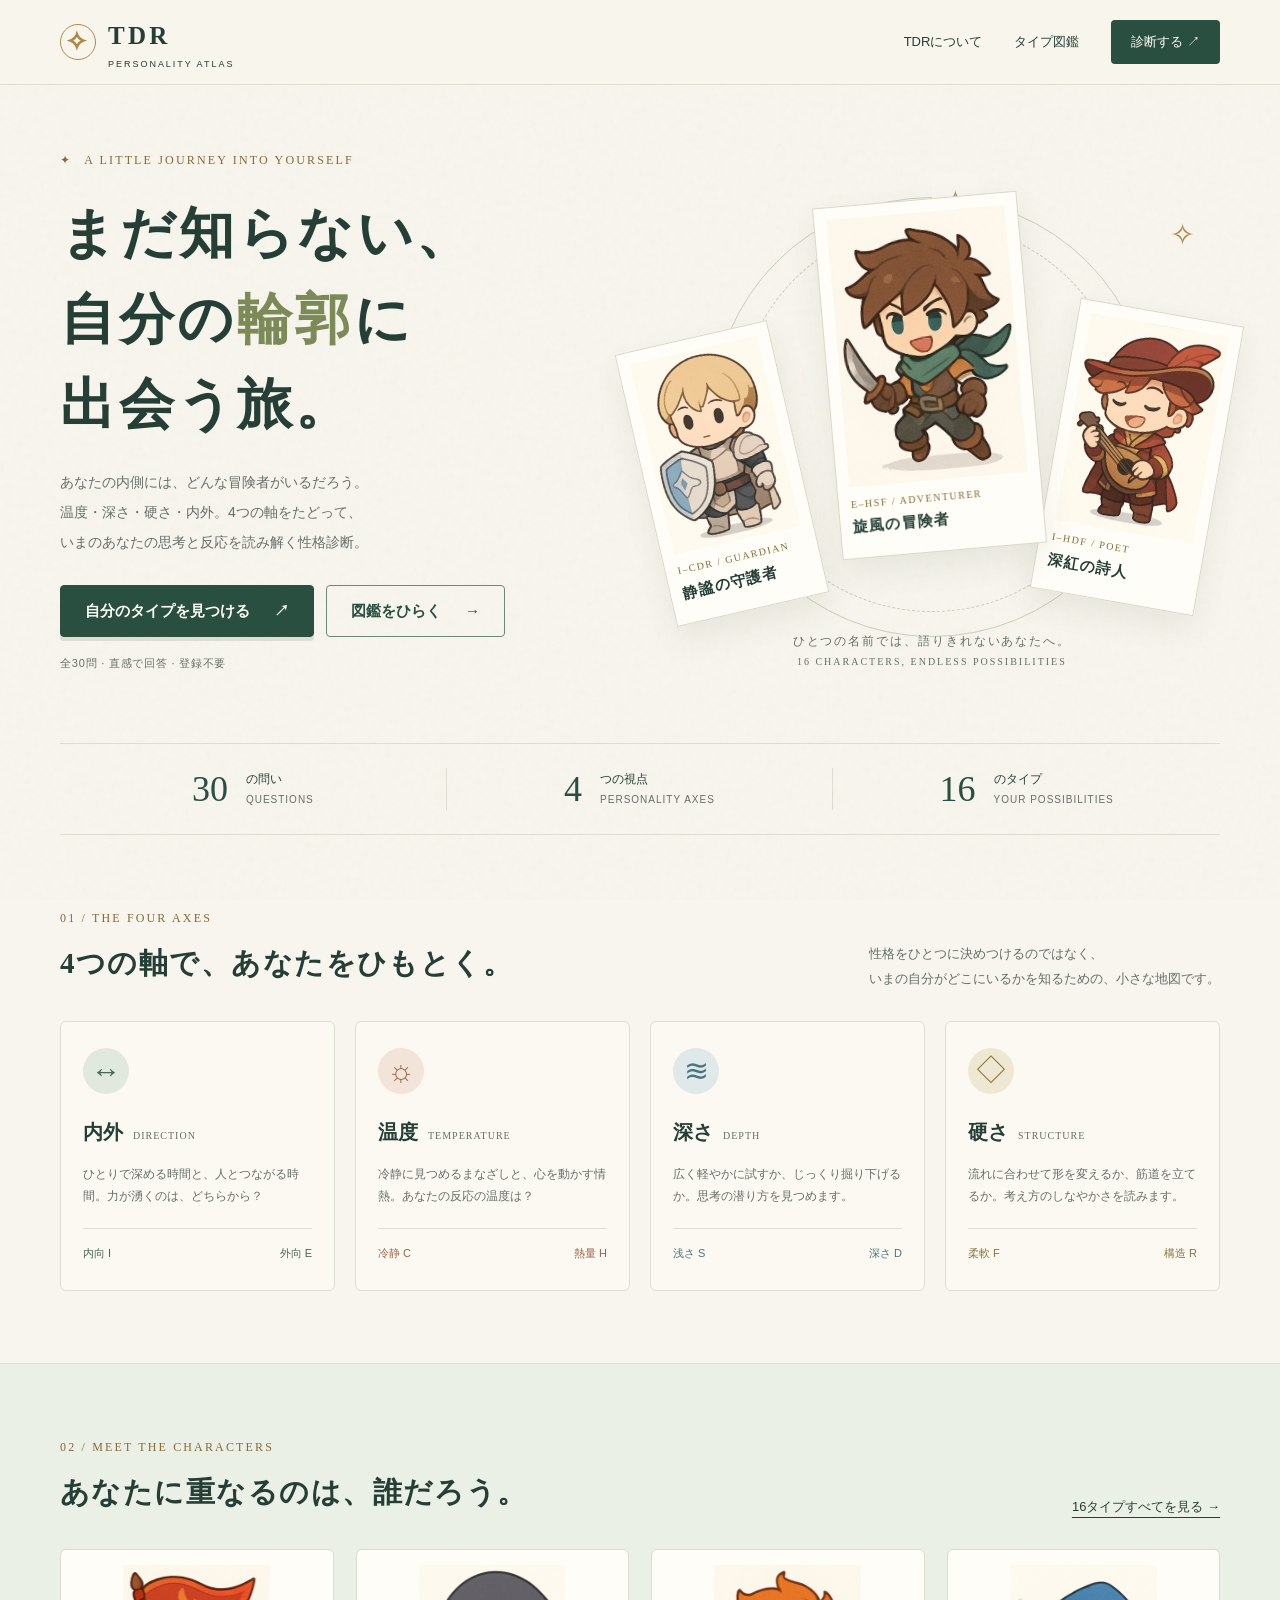
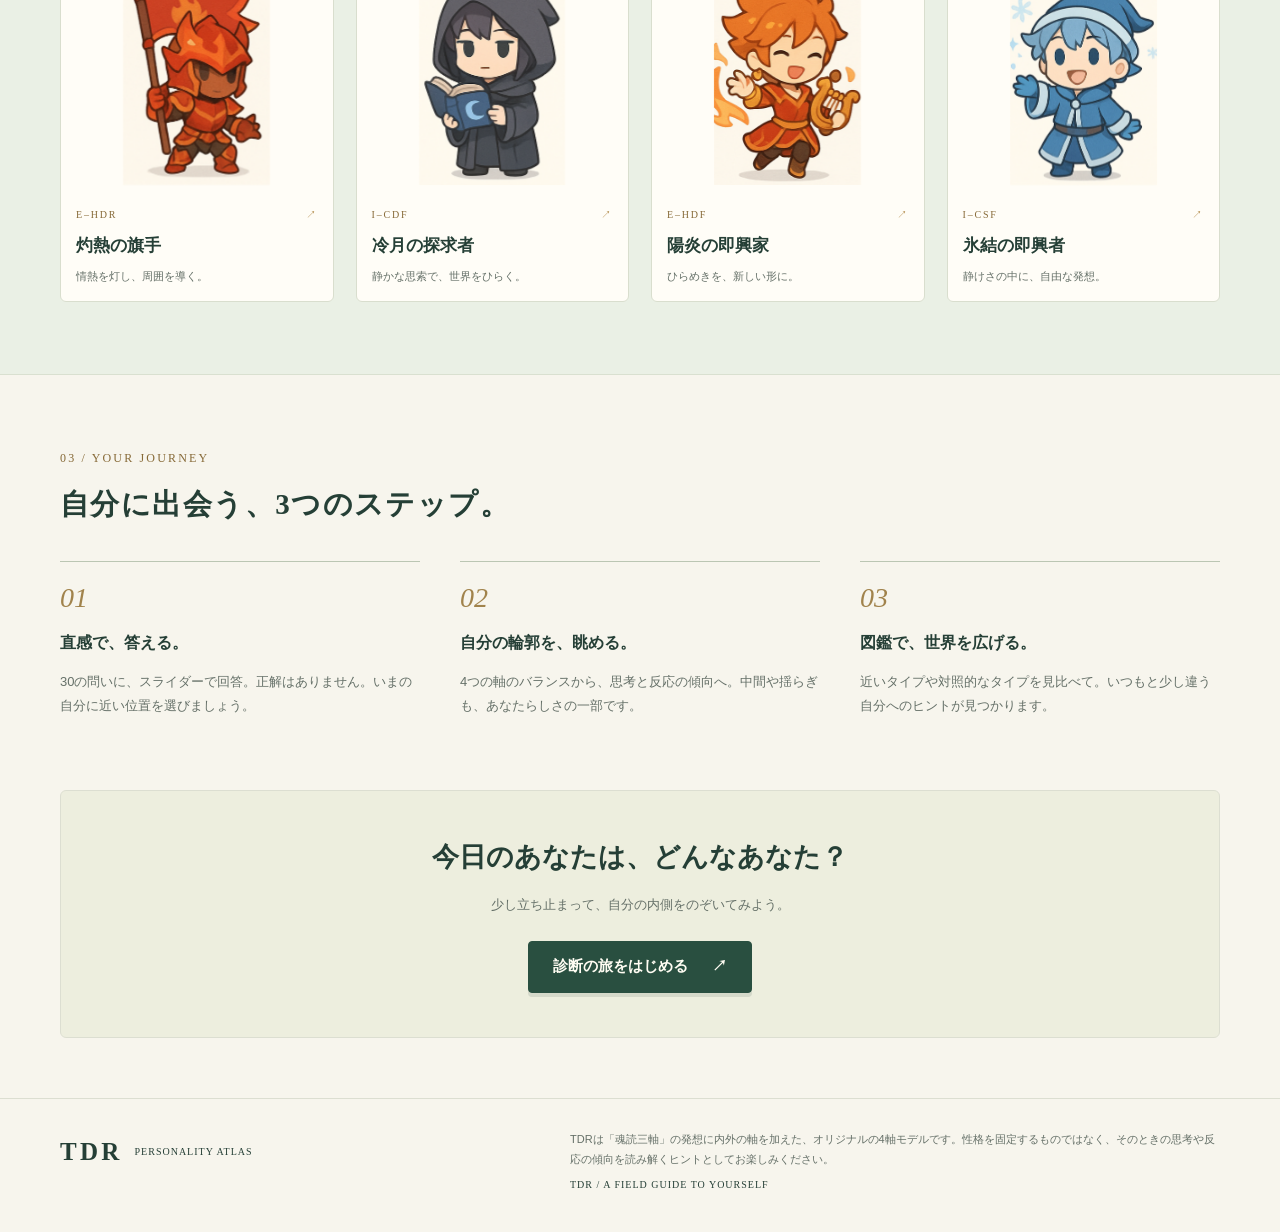
<file: index.html>
<!DOCTYPE html>
<html lang="ja">
<head>
<meta charset="utf-8">
<meta name="viewport" content="width=device-width, initial-scale=1">
<title>TDR 4軸性格診断 | 診断と16分類アトラス</title>
<meta name="description" content="温度・深さ・硬さ・内外の4軸で、自分の可動域を見つけるTDR式診断。診断テストと16分類アトラスをひとつの世界観で体験できます。">
<meta property="og:title" content="TDR 4軸性格診断">
<meta property="og:description" content="動かせる自分を見つける診断と16分類アトラス。">
<meta property="og:type" content="website">
<meta property="og:image" content="https://zacky-gpt.github.io/tdr-site/assets/og.png">
<meta name="twitter:card" content="summary_large_image">
<meta name="twitter:title" content="TDR 4軸性格診断">
<meta name="twitter:description" content="動かせる自分を見つける診断と16分類アトラス。">
<meta name="twitter:image" content="https://zacky-gpt.github.io/tdr-site/assets/og.png">
<link rel="icon" href="favicon.ico" type="image/x-icon">
<link rel="stylesheet" href="assets/site.css">
</head>
<body>
<a class="skip-link" href="#main">本文へ移動</a>
<header class="site-nav"><div class="wrap site-nav-inner">
  <a class="brand" href="./" aria-label="TDR トップ"><span class="brand-mark" aria-hidden="true">✧</span><span>TDR<small>PERSONALITY ATLAS</small></span></a>
  <nav class="nav-links" aria-label="メインナビゲーション">
    <a class="desktop-link" href="#about">TDRについて</a>
    <a href="atlas/" >タイプ図鑑</a>
    <a class="nav-cta" href="test/" >診断する <span aria-hidden="true">↗</span></a>
  </nav>
</div></header>
<main id="main">
  <div class="wrap">
    <section class="home-hero" aria-labelledby="hero-title">
      <div>
        <div class="eyebrow">A little journey into yourself</div>
        <h1 id="hero-title">まだ知らない、<br>自分の<em>輪郭</em>に<br>出会う旅。</h1>
        <p class="hero-intro">あなたの内側には、どんな冒険者がいるだろう。<br>温度・深さ・硬さ・内外。4つの軸をたどって、<br>いまのあなたの思考と反応を読み解く性格診断。</p>
        <div class="hero-actions"><a class="btn primary" href="test/">自分のタイプを見つける <span aria-hidden="true">↗</span></a><a class="btn secondary" href="atlas/">図鑑をひらく <span aria-hidden="true">→</span></a></div>
        <p class="hero-note">全30問 · 直感で回答 · 登録不要</p>
      </div>
      <div class="hero-art" aria-label="TDRのキャラクターたち">
        <div class="orbit" aria-hidden="true"></div><span class="art-spark" aria-hidden="true">✧</span>
        <a class="specimen specimen-left" href="atlas/?type=I-CDR#I-CDR"><img src="images/i-cdr.png" alt="盾を持った静謐の守護者" width="328" height="493"><span class="specimen-code">I–CDR / GUARDIAN</span><strong>静謐の守護者</strong></a>
        <a class="specimen specimen-main" href="atlas/?type=E-HSF#E-HSF"><img src="images/e-hsf.png" alt="旋風の冒険者のキャラクター" width="328" height="493" fetchpriority="high"><span class="specimen-code">E–HSF / ADVENTURER</span><strong>旋風の冒険者</strong></a>
        <a class="specimen specimen-right" href="atlas/?type=I-HDF#I-HDF"><img src="images/i-hdf.png" alt="深紅の詩人のキャラクター" width="328" height="493"><span class="specimen-code">I–HDF / POET</span><strong>深紅の詩人</strong></a>
        <div class="art-label">ひとつの名前では、語りきれないあなたへ。<span>16 CHARACTERS, ENDLESS POSSIBILITIES</span></div>
      </div>
    </section>
    <div class="facts" aria-label="診断の特徴"><div class="fact"><strong>30</strong><span>の問い<small>QUESTIONS</small></span></div><div class="fact"><strong>4</strong><span>つの視点<small>PERSONALITY AXES</small></span></div><div class="fact"><strong>16</strong><span>のタイプ<small>YOUR POSSIBILITIES</small></span></div></div>
    <section id="about" class="section">
      <div class="section-heading"><div><span class="section-kicker">01 / The four axes</span><h2>4つの軸で、あなたをひもとく。</h2></div><p>性格をひとつに決めつけるのではなく、<br>いまの自分がどこにいるかを知るための、小さな地図です。</p></div>
      <div class="axis-grid">
        <article class="axis-card" style="--tint:#e1e9df;--ink:#496a56"><span class="axis-symbol" aria-hidden="true">↔</span><h3>内外<small>DIRECTION</small></h3><p>ひとりで深める時間と、人とつながる時間。力が湧くのは、どちらから？</p><div class="axis-poles"><span>内向 I</span><span>外向 E</span></div></article>
        <article class="axis-card" style="--tint:#f2e4d9;--ink:#9d6349"><span class="axis-symbol" aria-hidden="true">☼</span><h3>温度<small>TEMPERATURE</small></h3><p>冷静に見つめるまなざしと、心を動かす情熱。あなたの反応の温度は？</p><div class="axis-poles"><span>冷静 C</span><span>熱量 H</span></div></article>
        <article class="axis-card" style="--tint:#e0e9ea;--ink:#4c747e"><span class="axis-symbol" aria-hidden="true">≋</span><h3>深さ<small>DEPTH</small></h3><p>広く軽やかに試すか、じっくり掘り下げるか。思考の潜り方を見つめます。</p><div class="axis-poles"><span>浅さ S</span><span>深さ D</span></div></article>
        <article class="axis-card" style="--tint:#eee8d3;--ink:#8b743c"><span class="axis-symbol" aria-hidden="true">◇</span><h3>硬さ<small>STRUCTURE</small></h3><p>流れに合わせて形を変えるか、筋道を立てるか。考え方のしなやかさを読みます。</p><div class="axis-poles"><span>柔軟 F</span><span>構造 R</span></div></article>
      </div>
    </section>
  </div>
  <section class="atlas-preview section"><div class="wrap">
    <div class="section-heading"><div><span class="section-kicker">02 / Meet the characters</span><h2>あなたに重なるのは、誰だろう。</h2></div><a class="text-link" href="atlas/">16タイプすべてを見る →</a></div>
    <div class="preview-grid">
      <a class="preview-card" href="atlas/?type=E-HDR#E-HDR"><img src="images/e-hdr.png" alt="灼熱の旗手" loading="lazy" width="328" height="493"><span class="section-kicker">E–HDR <span class="card-arrow">↗</span></span><h3>灼熱の旗手</h3><p>情熱を灯し、周囲を導く。</p></a>
      <a class="preview-card" href="atlas/?type=I-CDF#I-CDF"><img src="images/i-cdf.png" alt="冷月の探求者" loading="lazy" width="328" height="493"><span class="section-kicker">I–CDF <span class="card-arrow">↗</span></span><h3>冷月の探求者</h3><p>静かな思索で、世界をひらく。</p></a>
      <a class="preview-card" href="atlas/?type=E-HDF#E-HDF"><img src="images/e-hdf.png" alt="陽炎の即興家" loading="lazy" width="328" height="493"><span class="section-kicker">E–HDF <span class="card-arrow">↗</span></span><h3>陽炎の即興家</h3><p>ひらめきを、新しい形に。</p></a>
      <a class="preview-card" href="atlas/?type=I-CSF#I-CSF"><img src="images/i-csf.png" alt="氷結の即興者" loading="lazy" width="328" height="493"><span class="section-kicker">I–CSF <span class="card-arrow">↗</span></span><h3>氷結の即興者</h3><p>静けさの中に、自由な発想。</p></a>
    </div>
  </div></section>
  <div class="wrap">
    <section id="flow" class="section">
      <div class="section-heading"><div><span class="section-kicker">03 / Your journey</span><h2>自分に出会う、3つのステップ。</h2></div></div>
      <div class="journey"><article><span class="step-no">01</span><h3>直感で、答える。</h3><p>30の問いに、スライダーで回答。正解はありません。いまの自分に近い位置を選びましょう。</p></article><article><span class="step-no">02</span><h3>自分の輪郭を、眺める。</h3><p>4つの軸のバランスから、思考と反応の傾向へ。中間や揺らぎも、あなたらしさの一部です。</p></article><article><span class="step-no">03</span><h3>図鑑で、世界を広げる。</h3><p>近いタイプや対照的なタイプを見比べて。いつもと少し違う自分へのヒントが見つかります。</p></article></div>
    </section>
    <section class="closing"><h2>今日のあなたは、どんなあなた？</h2><p>少し立ち止まって、自分の内側をのぞいてみよう。</p><a class="btn primary" href="test/">診断の旅をはじめる <span aria-hidden="true">↗</span></a></section>
  </div>
</main>
<footer class="footer"><div class="wrap footer-inner"><div class="brand">TDR<small>PERSONALITY ATLAS</small></div><div><p>TDRは「魂読三軸」の発想に内外の軸を加えた、オリジナルの4軸モデルです。性格を固定するものではなく、そのときの思考や反応の傾向を読み解くヒントとしてお楽しみください。</p><small>TDR / A FIELD GUIDE TO YOURSELF</small></div></div></footer>
</body>
</html>
</file>
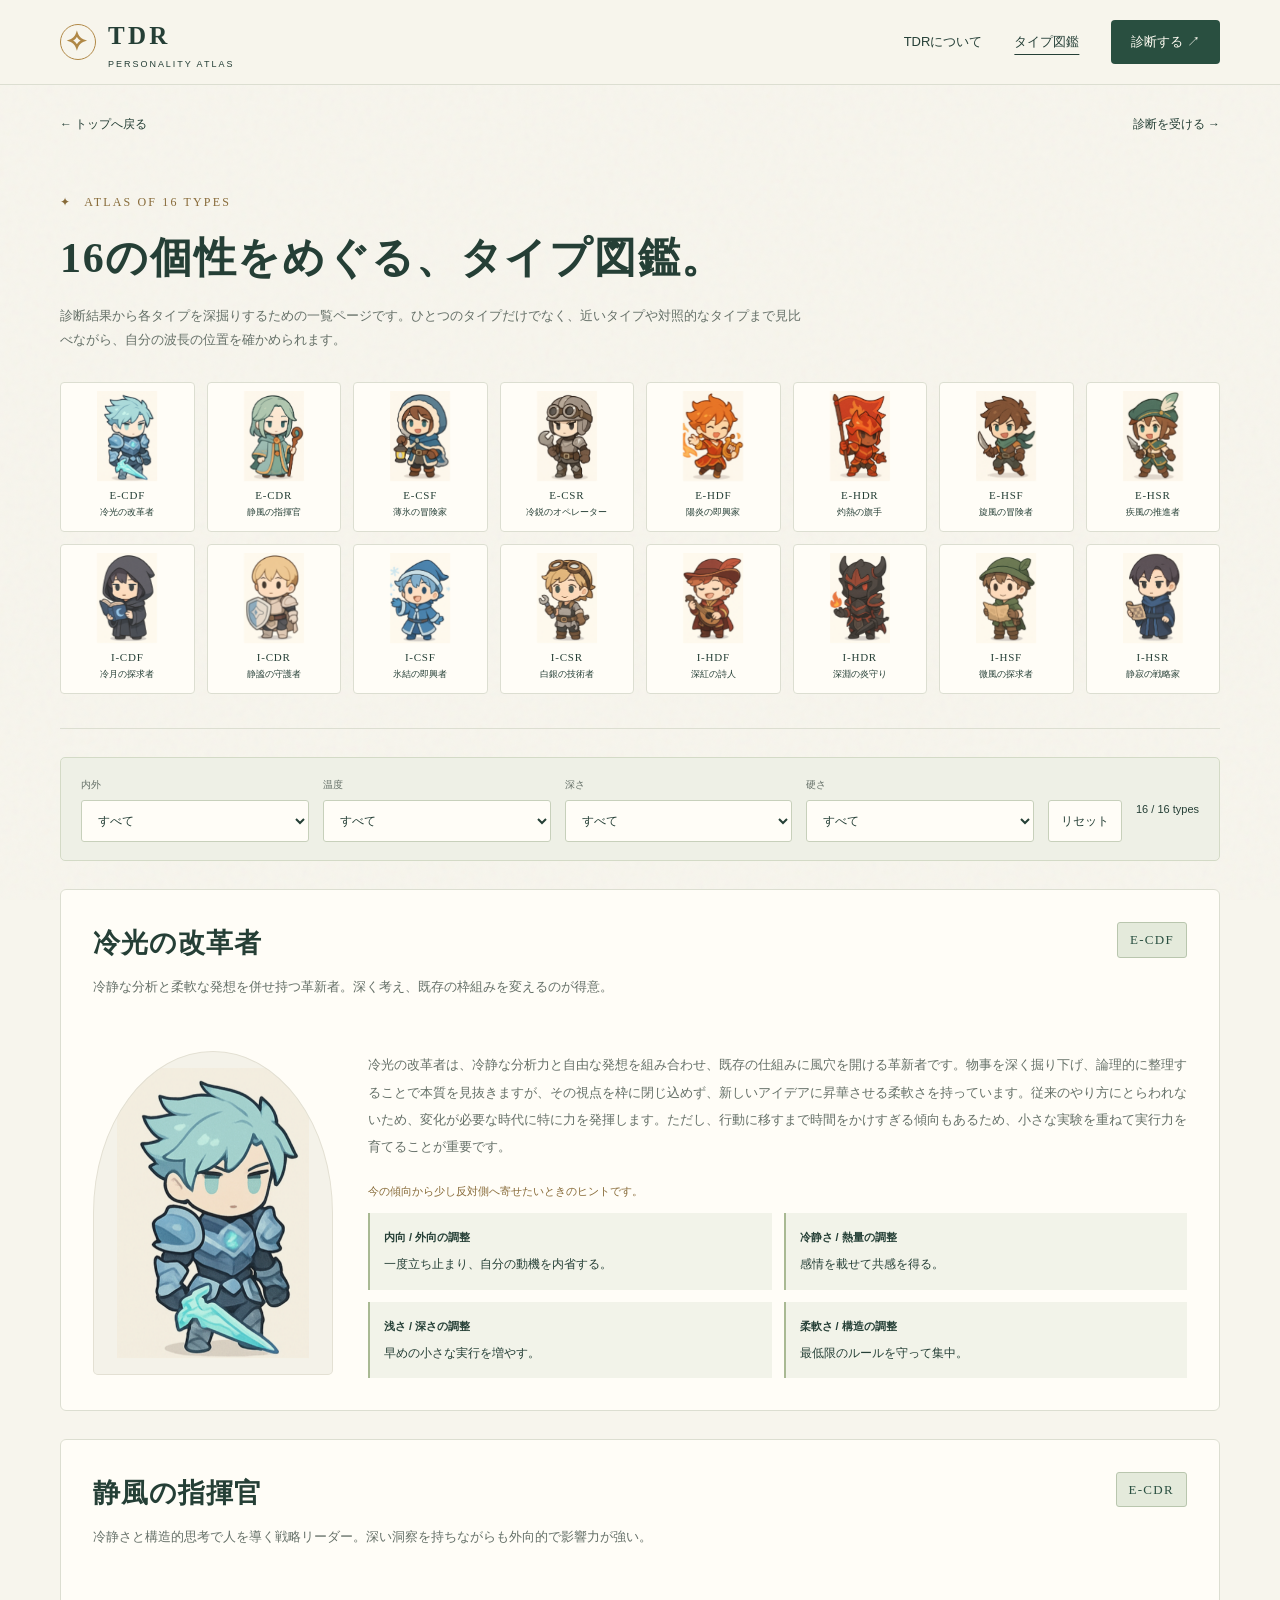
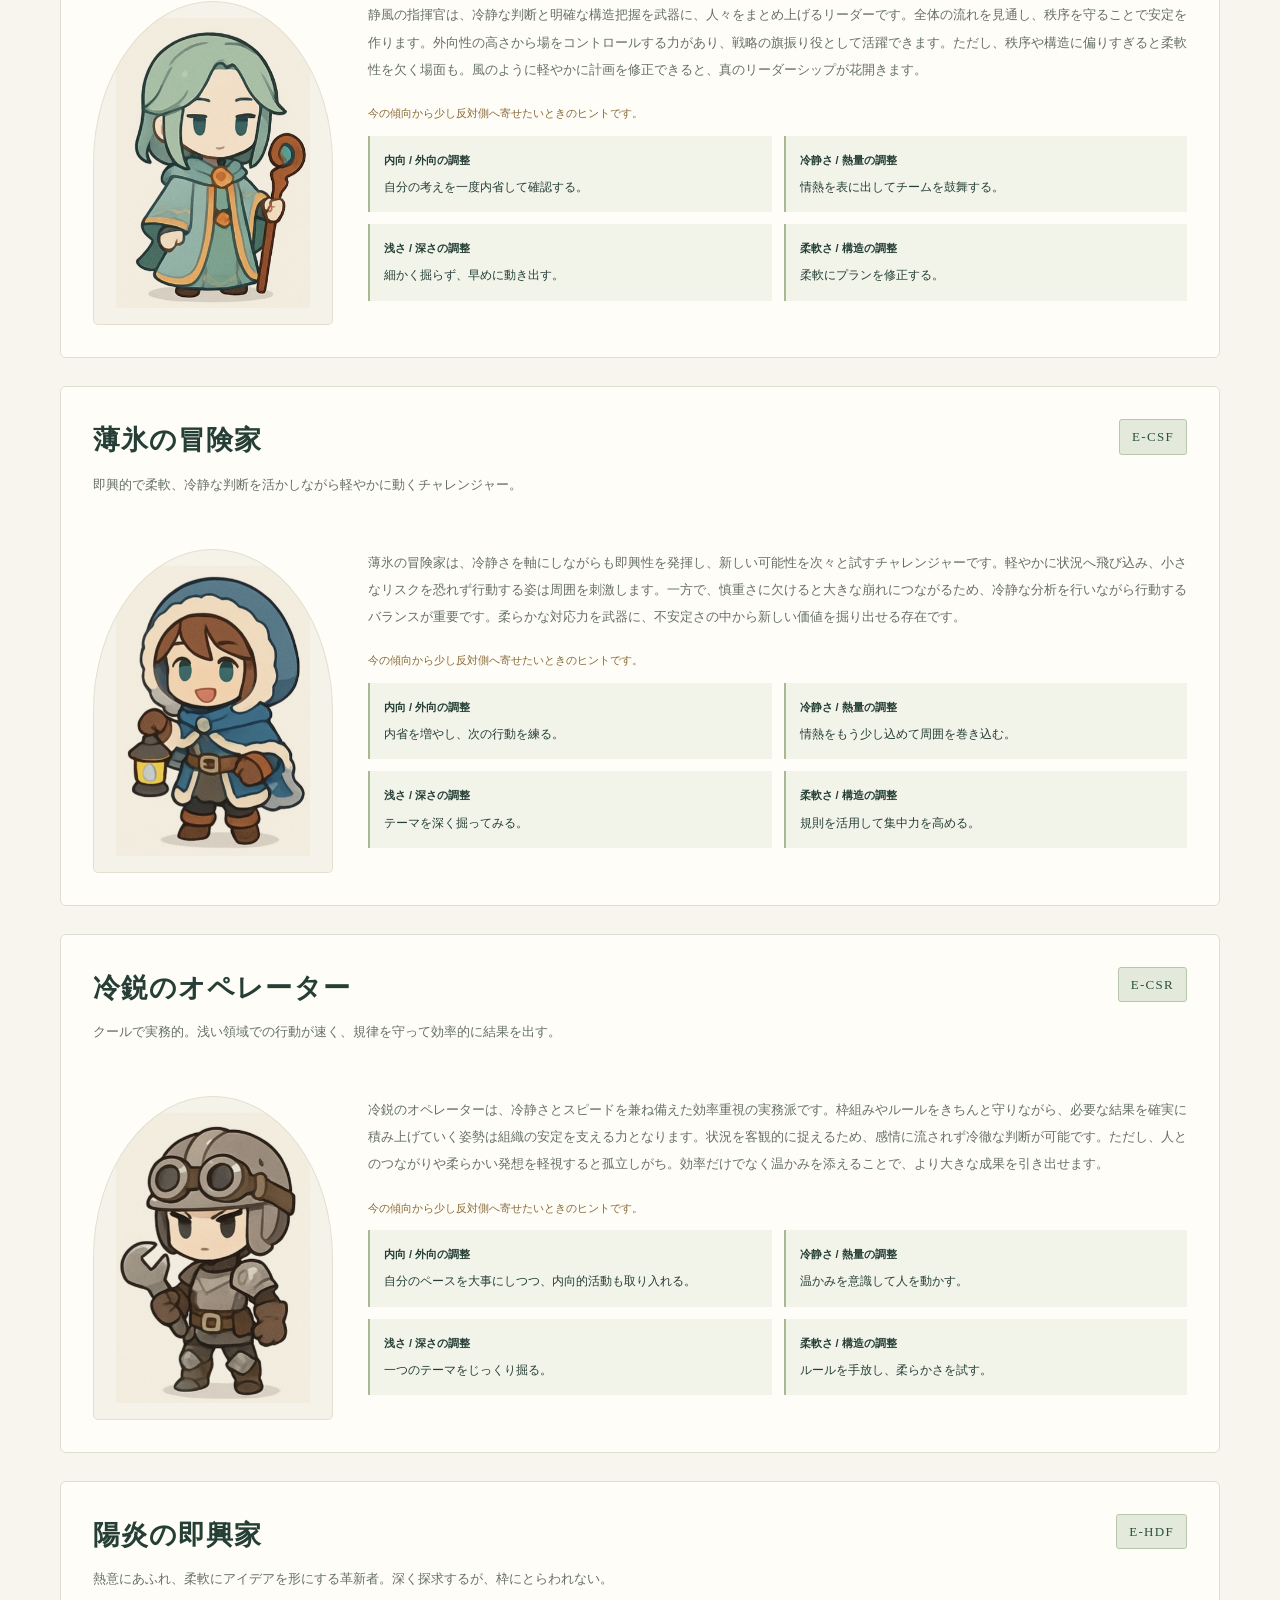
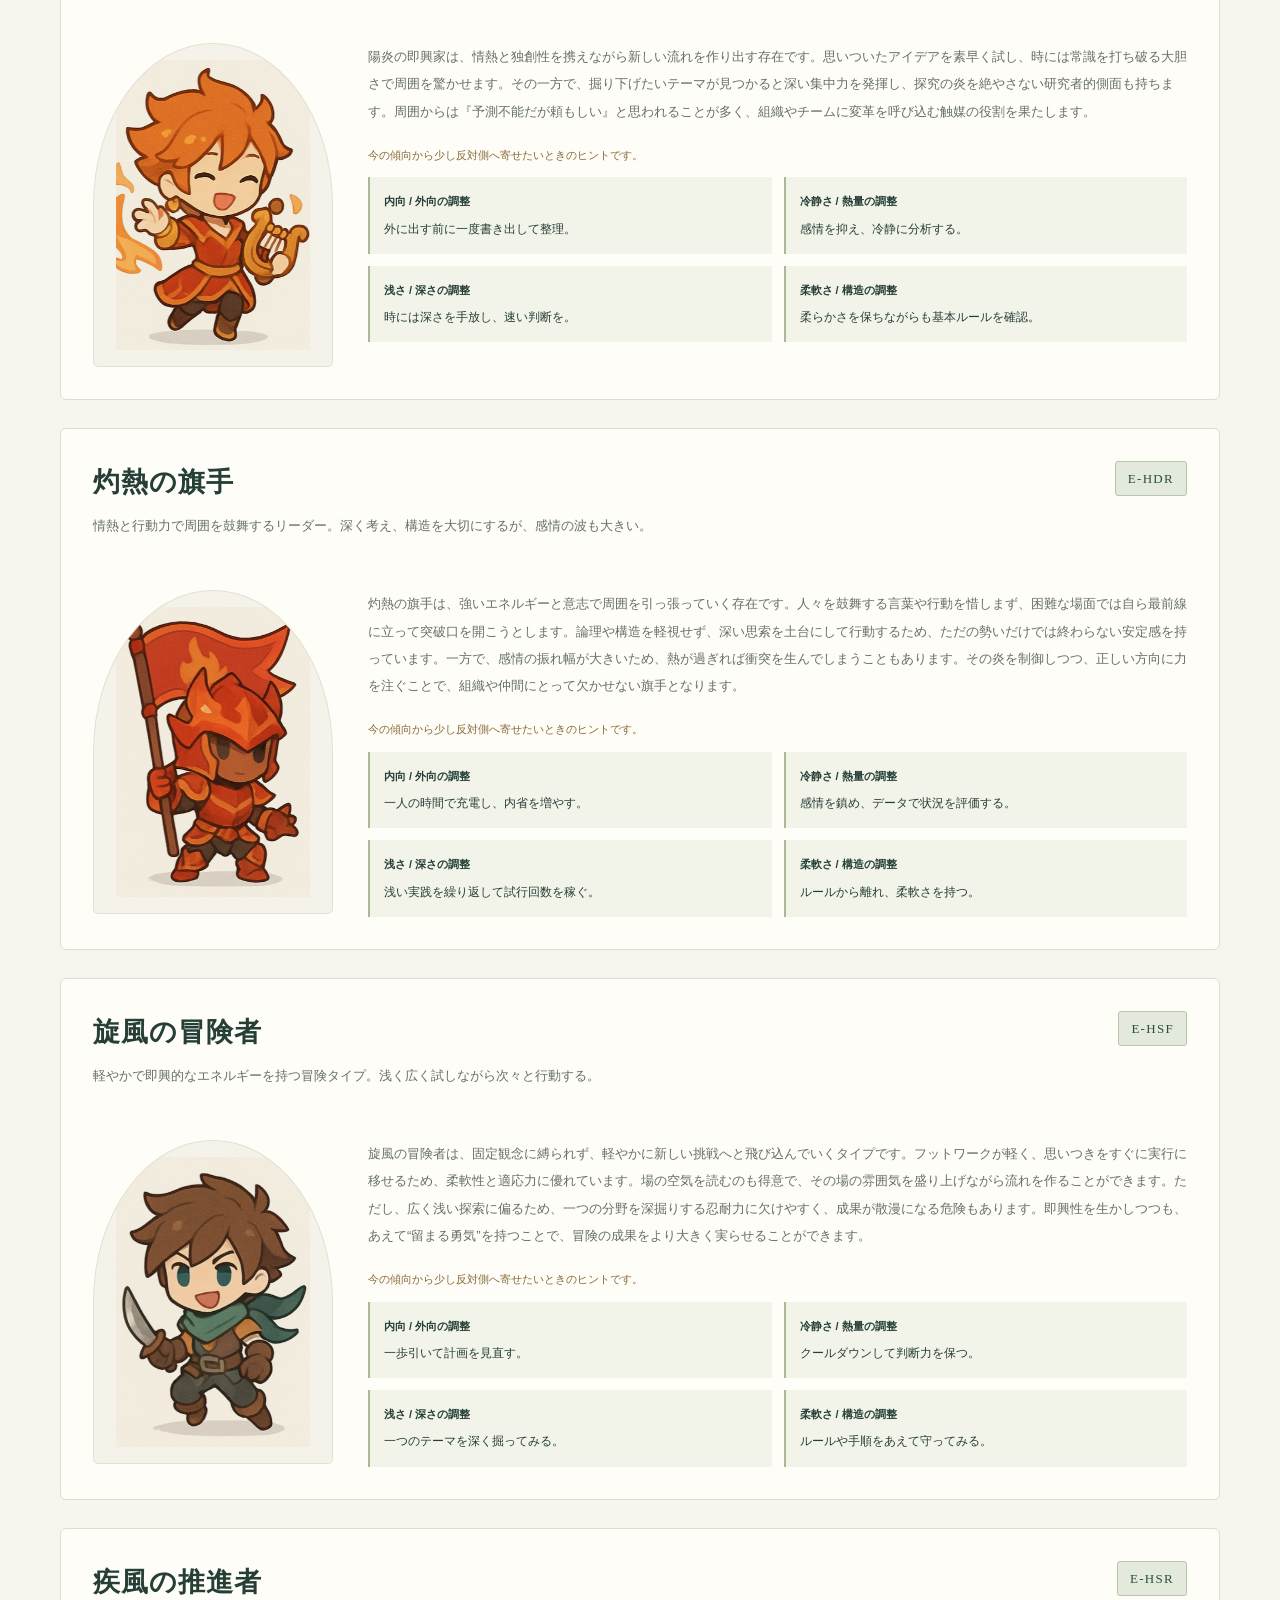
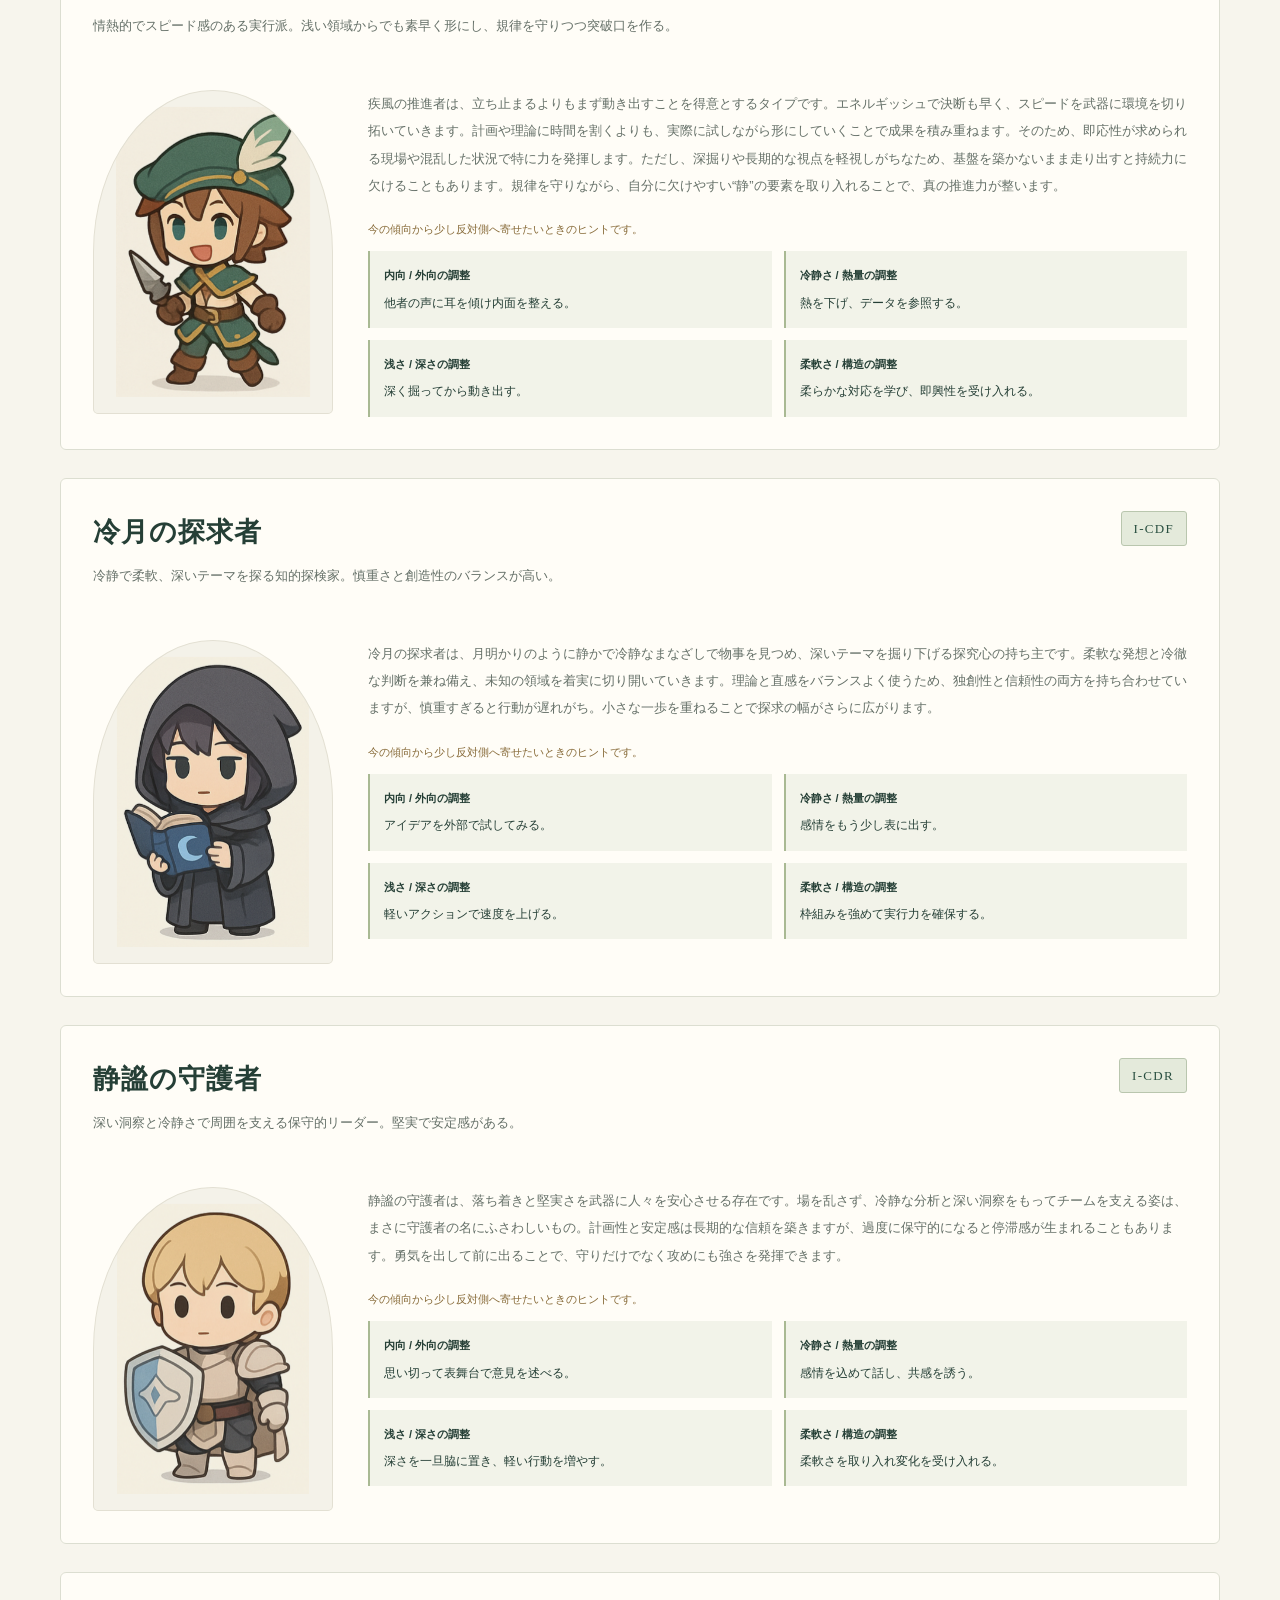
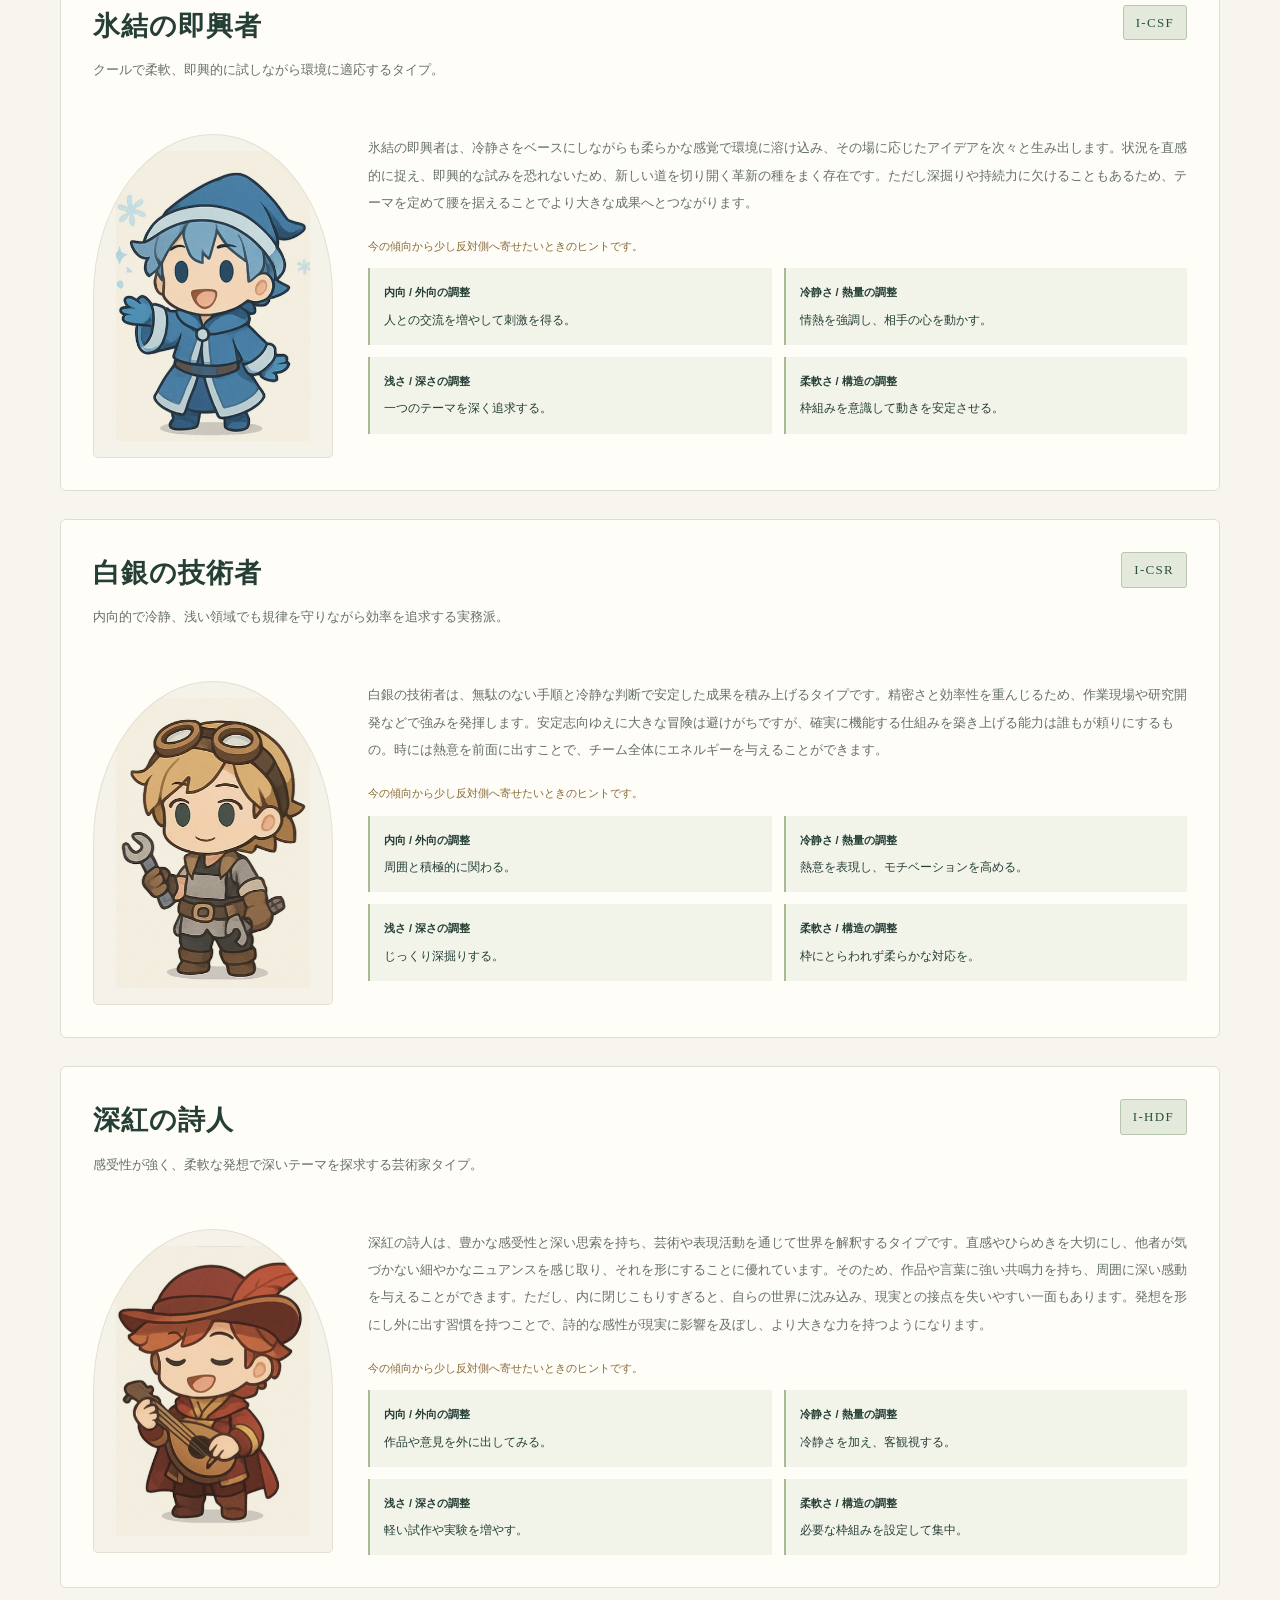
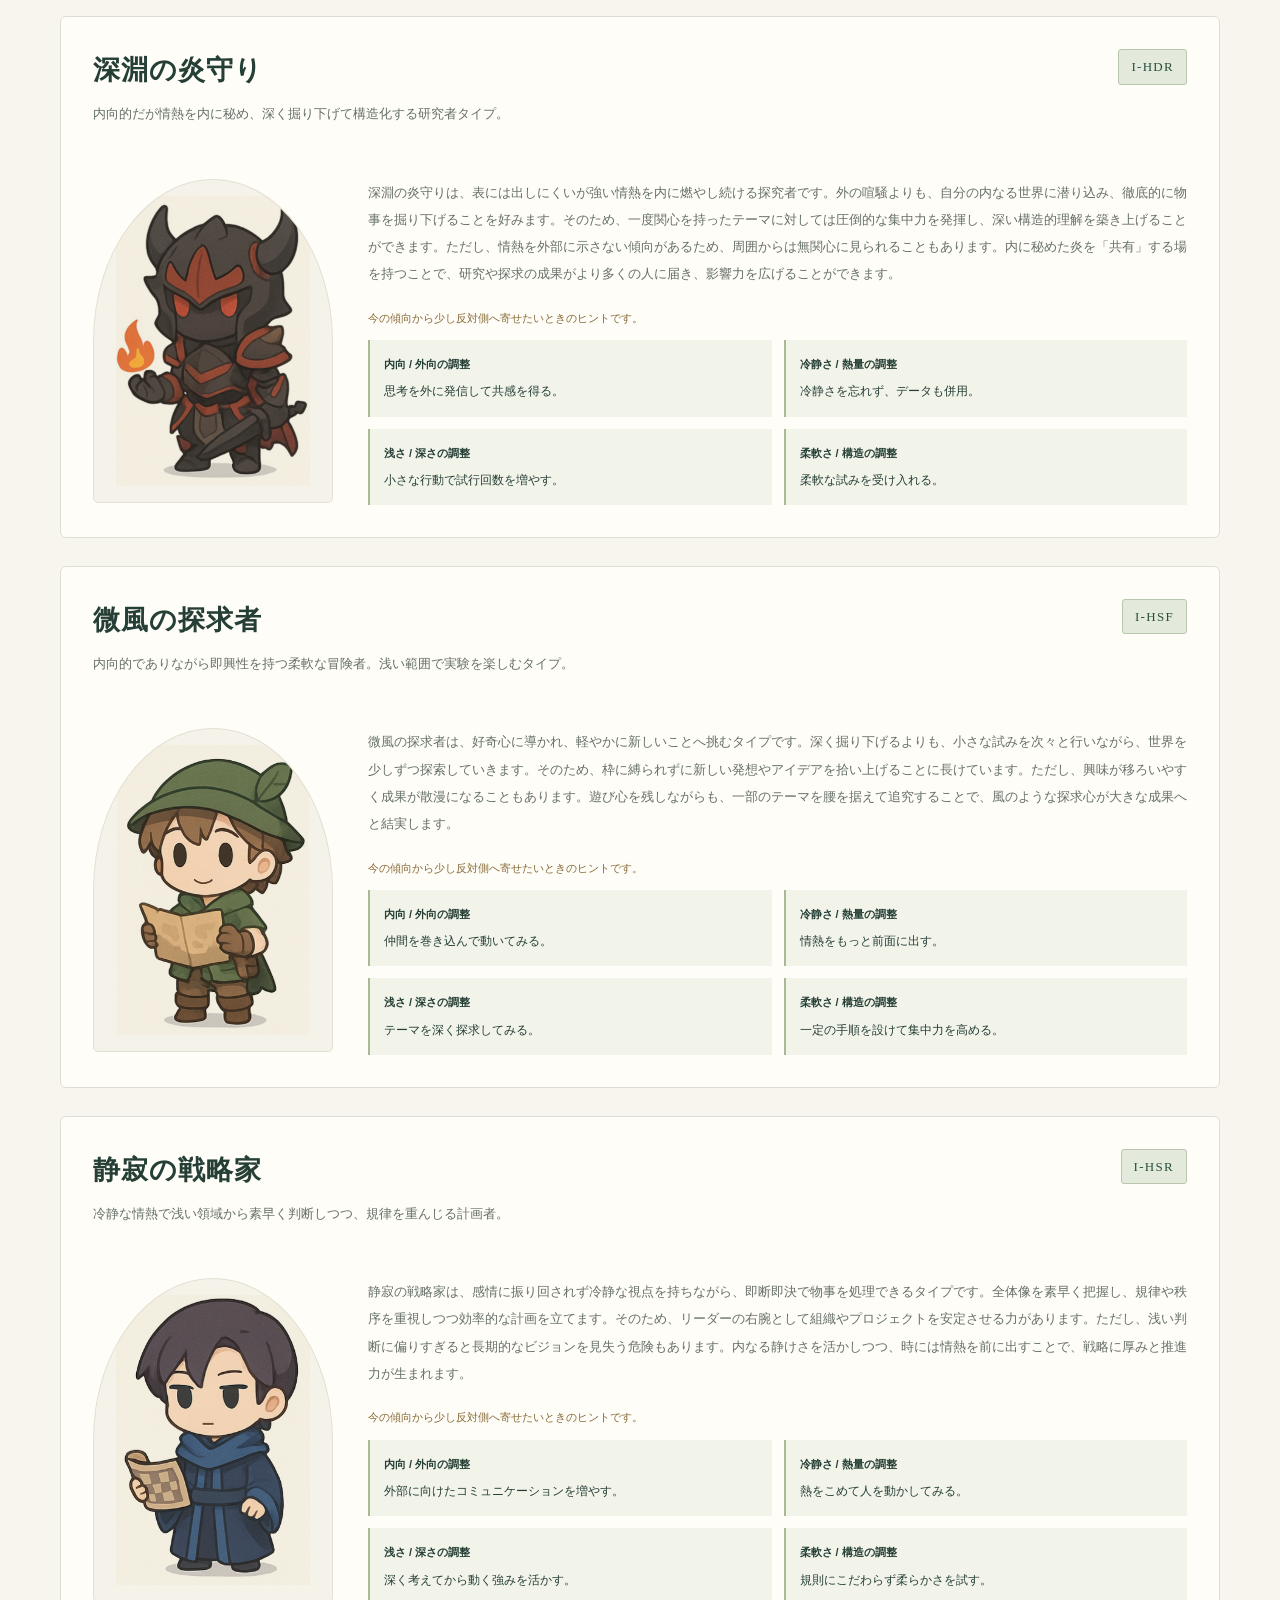
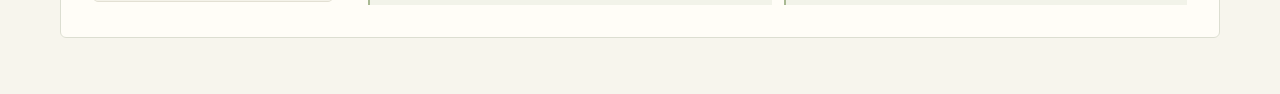
<file: atlas/index.html>
<!DOCTYPE html>
<html lang="ja">
<head>
<meta charset="utf-8">
<meta name="viewport" content="width=device-width, initial-scale=1">
<title>TDR 16分類アトラス</title>
<meta name="description" content="TDRの16タイプを一覧し、フィルタで比較しながら特徴を深掘りできるアトラス。">
<meta property="og:title" content="TDR 16分類アトラス">
<meta property="og:description" content="16タイプを一覧し、フィルタと比較で深掘りできるTDRアトラス。">
<meta property="og:type" content="website">
<meta property="og:image" content="https://zacky-gpt.github.io/tdr-site/assets/og.png">
<meta name="twitter:card" content="summary_large_image">
<meta name="twitter:title" content="TDR 16分類アトラス">
<meta name="twitter:description" content="16タイプを一覧し、フィルタと比較で深掘りできるTDRアトラス。">
<meta name="twitter:image" content="https://zacky-gpt.github.io/tdr-site/assets/og.png">
<link rel="icon" href="../favicon.ico" type="image/x-icon">
<link rel="stylesheet" href="../assets/site.css">
</head>
<body class="inner-page atlas-page">
<a class="skip-link" href="#main">本文へ移動</a>
<header class="site-nav"><div class="wrap site-nav-inner">
  <a class="brand" href="../" aria-label="TDR トップ"><span class="brand-mark" aria-hidden="true">✧</span><span>TDR<small>PERSONALITY ATLAS</small></span></a>
  <nav class="nav-links" aria-label="メインナビゲーション">
    <a class="desktop-link" href="../#about">TDRについて</a>
    <a href="../atlas/" aria-current="page">タイプ図鑑</a>
    <a class="nav-cta" href="../test/" >診断する <span aria-hidden="true">↗</span></a>
  </nav>
</div></header>
<div class="wrap" id="main">
  <div class="topbar">
    <a href="../">← トップへ戻る</a>
    <a href="../test/">診断を受ける →</a>
  </div>

  <section class="hero">
    <div class="eyebrow">Atlas of 16 Types</div>
    <h1>16の個性をめぐる、タイプ図鑑。</h1>
    <p>診断結果から各タイプを深掘りするための一覧ページです。ひとつのタイプだけでなく、近いタイプや対照的なタイプまで見比べながら、自分の波長の位置を確かめられます。</p>
    <nav id="grid" class="chip-grid" aria-label="キャラクターからタイプを探す"></nav>
  </section>

  <div id="filterBar" class="filterbar">
    <div class="row">
      <label for="filter-ie">内外</label>
      <select id="filter-ie" data-axis="ie">
        <option value="M">すべて</option>
        <option value="I">内向 I</option>
        <option value="E">外向 E</option>
      </select>
    </div>
    <div class="row">
      <label for="filter-t">温度</label>
      <select id="filter-t" data-axis="t">
        <option value="M">すべて</option>
        <option value="C">冷静 C</option>
        <option value="H">熱量 H</option>
      </select>
    </div>
    <div class="row">
      <label for="filter-d">深さ</label>
      <select id="filter-d" data-axis="d">
        <option value="M">すべて</option>
        <option value="S">浅さ S</option>
        <option value="D">深さ D</option>
      </select>
    </div>
    <div class="row">
      <label for="filter-r">硬さ</label>
      <select id="filter-r" data-axis="r">
        <option value="M">すべて</option>
        <option value="F">柔軟 F</option>
        <option value="R">構造 R</option>
      </select>
    </div>
    <button id="resetFilter" type="button">リセット</button>
    <div class="count" role="status"><span id="hitCount">16</span> / 16 types</div>
  </div>

  <main id="details" class="list"></main>

</div>

<button id="toTop" class="to-top" type="button">TOP</button>

<script>
function resolveImg(path){
  if (!path) return "";
  if (/^https?:\/\//.test(path)) return path;
  if (path.startsWith("/")) return path;
  return "../" + path.replace(/^\.\.\//, "");
}

function splitLetters(code){
  const match = String(code || "").toUpperCase().match(/^([IE])\-([HC])([DS])([RF])$/);
  if (!match) return { ie:"M", t:"M", d:"M", r:"M" };
  return { ie:match[1], t:match[2], d:match[3], r:match[4] };
}

function expandTypeCode(code){
  const normalized = String(code || "").replace(/[－–—―ー]/g, "-").replace(/\s+/g, "").toUpperCase();
  const match = normalized.match(/^([IEM])\-([HCM])([DSM])([RFM])$/);
  if (!match) return [];
  const [, ie, t, d, r] = match;
  const pick = (value, a, b) => value === "M" ? [a, b] : [value];
  const ieList = pick(ie, "I", "E");
  const tList = pick(t, "H", "C");
  const dList = pick(d, "D", "S");
  const rList = pick(r, "R", "F");
  const out = [];
  ieList.forEach((i) => tList.forEach((tt) => dList.forEach((dd) => rList.forEach((rr) => out.push(`${i}-${tt}${dd}${rr}`)))));
  return out;
}

function renderDetails(list){
  const details = document.getElementById("details");
  details.innerHTML = list.map((type) => {
    const code = type.code || type.id || "UNKNOWN";
    const name = type.name || "名称未設定";
    const desc = type.desc || type.description || "";
    const longdesc = type.longdesc || "";
    const adjust = type.adjust || {};
    const tags = Array.isArray(type.tags) ? type.tags : [];
    const img = resolveImg(type.img || "");
    const letters = splitLetters(code);

    return `
      <section id="${code}" class="card type" data-code="${code}" data-ie="${letters.ie}" data-t="${letters.t}" data-d="${letters.d}" data-r="${letters.r}">
        <div class="card-head">
          <div>
            <div class="name">${name}</div>
            <div class="desc">${desc}</div>
            <div class="tags">${tags.map((tag) => `<span class="tag">${tag}</span>`).join("")}</div>
          </div>
          <div class="code">${code}</div>
        </div>

        <div class="meta">
          <div class="visual">
            ${img ? `<img src="${img}" alt="${name}" loading="lazy" onerror="this.remove()">` : ""}
          </div>
          <div>
            ${longdesc ? `<div class="longdesc">${longdesc}</div>` : ""}
            <div class="adjust-note">今の傾向から少し反対側へ寄せたいときのヒントです。</div>
            <div class="adjusts">
              <div class="adjust"><strong>内向 / 外向の調整</strong>${adjust["I/E"] || "-"}</div>
              <div class="adjust"><strong>冷静さ / 熱量の調整</strong>${adjust["H/C"] || "-"}</div>
              <div class="adjust"><strong>浅さ / 深さの調整</strong>${adjust["D/S"] || "-"}</div>
              <div class="adjust"><strong>柔軟さ / 構造の調整</strong>${adjust["R/F"] || "-"}</div>
            </div>
          </div>
        </div>
      </section>
    `;
  }).join("");
}

function matchCode(code, state){
  const [ie, rest] = String(code).split("-");
  const t = rest?.[0];
  const d = rest?.[1];
  const r = rest?.[2];
  const ok = (selected, actual) => selected === "M" || selected === actual;
  return ok(state.ie, ie) && ok(state.t, t) && ok(state.d, d) && ok(state.r, r);
}

function setupFilter(types){
  const params = new URLSearchParams(location.search);
  let exactType = String(params.get("type") || "").toUpperCase();
  const expandedTypes = new Set(exactType ? expandTypeCode(exactType) : []);
  const state = { ie:"M", t:"M", d:"M", r:"M" };
  const bar = document.getElementById("filterBar");
  const selects = bar.querySelectorAll("select[data-axis]");
  const hit = document.getElementById("hitCount");

  const apply = () => {
    const filtered = types.filter((type) => {
      const code = String(type.code || type.id || "").toUpperCase();
      if (expandedTypes.size > 0) return expandedTypes.has(code);
      return matchCode(code, state);
    });
    renderDetails(filtered);
    hit.textContent = String(filtered.length);
    if (location.hash) {
      const target = document.querySelector(location.hash);
      target?.scrollIntoView({ behavior:"smooth", block:"start" });
    }
  };

  selects.forEach((select) => {
    const axis = select.dataset.axis;
    select.value = state[axis];
    select.disabled = expandedTypes.size > 0;
    select.addEventListener("change", (event) => {
      state[axis] = event.target.value;
      apply();
    });
  });

  document.getElementById("resetFilter").addEventListener("click", () => {
    state.ie = state.t = state.d = state.r = "M";
    selects.forEach((select) => {
      select.value = "M";
      select.disabled = false;
    });
    if (expandedTypes.size > 0) {
      exactType = "";
      expandedTypes.clear();
      history.replaceState(null, "", location.pathname + location.hash);
    }
    apply();
  });

  apply();
}

(function setupTopButton(){
  const button = document.getElementById("toTop");
  const onScroll = () => {
    const y = window.scrollY || document.documentElement.scrollTop || 0;
    button.classList.toggle("show", y > 500);
  };
  button.addEventListener("click", () => window.scrollTo({ top:0, behavior:"smooth" }));
  window.addEventListener("scroll", onScroll, { passive:true });
  onScroll();
})();

(async function init(){
  try {
    const res = await fetch("../data/types.json", { cache:"no-store" });
    const raw = await res.json();
    const types = Array.isArray(raw) ? raw : Object.values(raw);
    types.sort((a, b) => (a.code || a.name).localeCompare(b.code || b.name, "ja"));

    document.getElementById("grid").innerHTML = types.map((type) => `
      <a class="chip" href="#${type.code || type.id}"><img src="${resolveImg(type.img)}" alt="" width="328" height="493" loading="lazy"><span>${type.code || type.id}</span><small>${type.name}</small></a>
    `).join("");

    setupFilter(types);

    document.querySelectorAll('a[href^="#"]').forEach((anchor) => {
      anchor.addEventListener("click", (event) => {
        const id = anchor.getAttribute("href");
        const el = document.querySelector(id);
        if (!el) {
          document.getElementById("resetFilter").click();
        }
        const target = document.querySelector(id);
        if (!target) return;
        event.preventDefault();
        history.replaceState(null, "", id);
        target.scrollIntoView({ behavior:"smooth", block:"start" });
      });
    });

    if (location.hash) {
      const target = document.querySelector(location.hash);
      target?.scrollIntoView({ behavior:"smooth", block:"start" });
    }
  } catch (error) {
    console.error(error);
    document.getElementById("details").innerHTML = `<section class="card">データの読み込みに失敗しました: ${String(error)}</section>`;
  }
})();
</script>
</body>
</html>
</file>
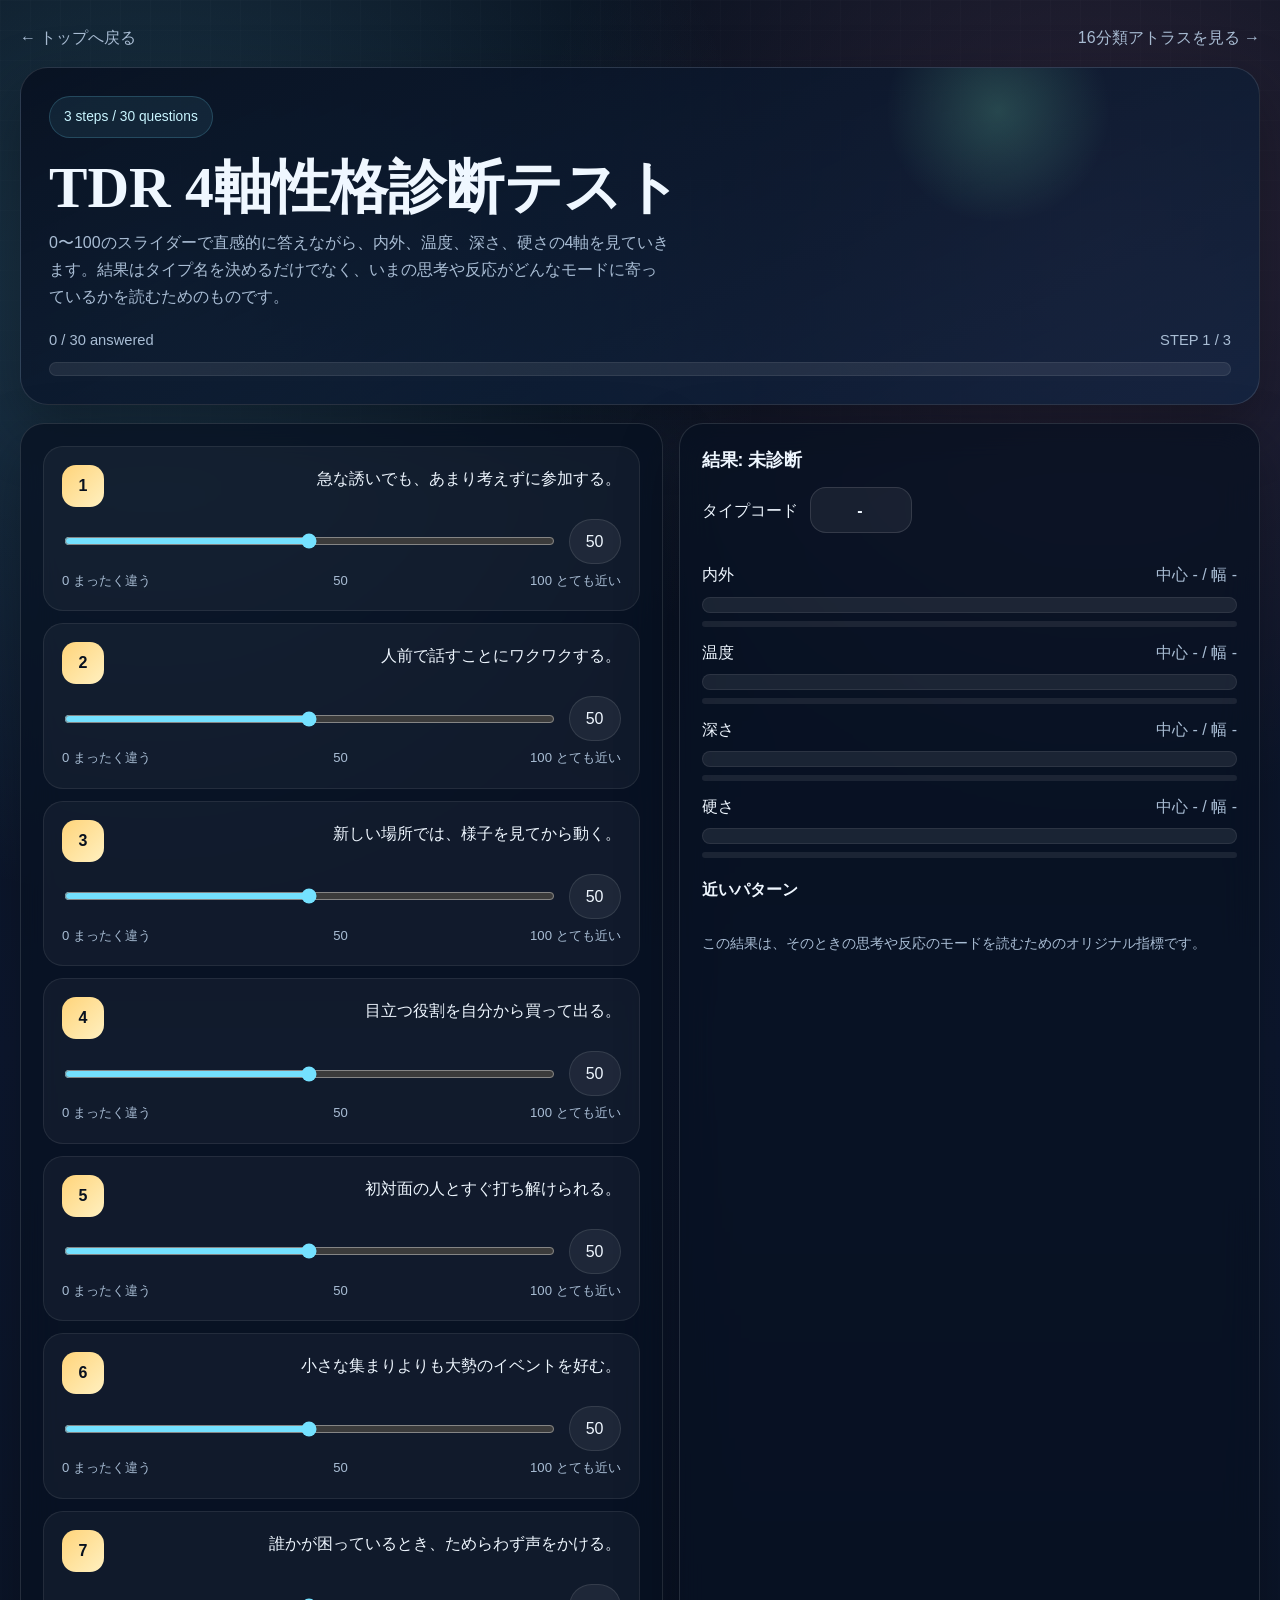
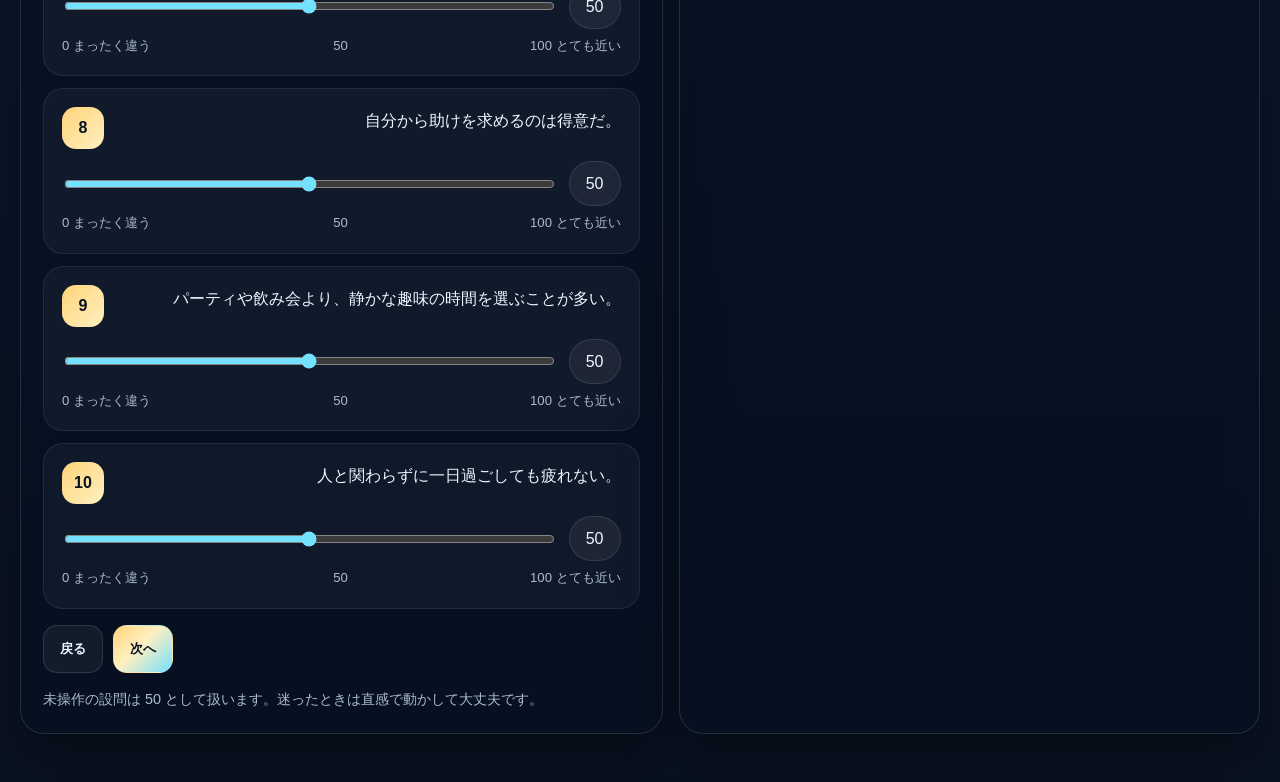
<file: test/index.html>
﻿<!DOCTYPE html>
<html lang="ja">
<head>
<meta charset="utf-8">
<meta name="viewport" content="width=device-width, initial-scale=1">
<title>TDR 4軸性格診断テスト</title>
<meta name="description" content="温度・深さ・硬さ・内外の4軸で可動域を測るTDR式診断テスト。全30問、結果から16分類アトラスへ接続します。">
<meta property="og:title" content="TDR 4軸性格診断テスト">
<meta property="og:description" content="全30問で動かせる自分を見つけるTDR式診断。">
<meta property="og:type" content="website">
<meta property="og:image" content="https://zacky-gpt.github.io/tdr-site/assets/og.png">
<meta name="twitter:card" content="summary_large_image">
<meta name="twitter:title" content="TDR 4軸性格診断テスト">
<meta name="twitter:description" content="全30問で動かせる自分を見つけるTDR式診断。">
<meta name="twitter:image" content="https://zacky-gpt.github.io/tdr-site/assets/og.png">
<link rel="icon" href="../favicon.ico" type="image/x-icon">
<style>
:root{
  --bg:#07111f;
  --panel:rgba(8,17,33,.74);
  --panel-strong:rgba(12,24,46,.9);
  --line:rgba(255,255,255,.12);
  --line-strong:rgba(142,210,255,.35);
  --text:#eff7ff;
  --muted:#a9bdd4;
  --cyan:#74e1ff;
  --gold:#ffd47a;
  --green:#7ef5bf;
  --rose:#ff8fc3;
  --shadow:0 24px 60px rgba(0,0,0,.35);
}
*{box-sizing:border-box}
html{scroll-behavior:smooth}
body{
  margin:0;
  color:var(--text);
  font-family:"Yu Gothic UI","Hiragino Sans","Noto Sans JP",sans-serif;
  line-height:1.7;
  background:
    radial-gradient(circle at 12% 12%, rgba(116,225,255,.18), transparent 26%),
    radial-gradient(circle at 86% 10%, rgba(255,143,195,.14), transparent 24%),
    linear-gradient(180deg, #08111f 0%, #0d1830 44%, #091221 100%);
}
body::before{
  content:"";
  position:fixed;
  inset:0;
  pointer-events:none;
  background-image:
    linear-gradient(rgba(255,255,255,.03) 1px, transparent 1px),
    linear-gradient(90deg, rgba(255,255,255,.03) 1px, transparent 1px);
  background-size:30px 30px;
  mask-image:linear-gradient(180deg, rgba(255,255,255,.45), transparent 80%);
}
a{color:inherit}
.wrap{width:min(1240px, calc(100% - 32px)); margin:0 auto; padding:24px 0 48px}
.topbar{
  display:flex;
  justify-content:space-between;
  align-items:center;
  gap:16px;
  margin-bottom:16px;
}
.topbar a{text-decoration:none; color:var(--muted)}
.topbar a:hover{color:var(--text)}
.hero{
  position:relative;
  overflow:hidden;
  padding:28px;
  border-radius:28px;
  background:linear-gradient(155deg, rgba(8,17,33,.92), rgba(18,38,68,.72));
  border:1px solid var(--line);
  box-shadow:var(--shadow);
}
.hero::before{
  content:"";
  position:absolute;
  inset:-20% auto auto 70%;
  width:220px;
  height:220px;
  background:radial-gradient(circle, rgba(126,245,191,.2), transparent 72%);
}
.eyebrow{
  display:inline-flex;
  padding:8px 14px;
  border-radius:999px;
  background:rgba(116,225,255,.08);
  border:1px solid rgba(116,225,255,.2);
  color:#c9f5ff;
  font-size:.86rem;
}
.hero h1{
  margin:18px 0 10px;
  font-family:"Yu Mincho","Hiragino Mincho ProN","MS PMincho",serif;
  font-size:clamp(2rem, 5vw, 3.6rem);
  line-height:1.1;
}
.hero p{margin:0; color:var(--muted); max-width:70ch}
.progress-shell{margin-top:18px}
.progress-head{display:flex; justify-content:space-between; gap:12px; color:var(--muted); font-size:.92rem; margin-bottom:8px}
.progress-track{
  height:14px;
  border-radius:999px;
  background:rgba(255,255,255,.08);
  overflow:hidden;
  border:1px solid rgba(255,255,255,.08);
}
.progress-bar{
  height:100%;
  width:0;
  background:linear-gradient(90deg, var(--gold), #fff0c0 34%, var(--cyan) 70%, var(--green));
  box-shadow:0 0 24px rgba(116,225,255,.3);
}
.layout{display:grid; grid-template-columns:minmax(0,1.05fr) minmax(340px,.95fr); gap:16px; margin-top:18px}
.card{
  position:relative;
  overflow:hidden;
  padding:22px;
  border-radius:24px;
  background:var(--panel);
  border:1px solid var(--line);
  backdrop-filter:blur(18px);
  box-shadow:var(--shadow);
}
.card::before{
  content:"";
  position:absolute;
  inset:0;
  background:linear-gradient(120deg, transparent, rgba(255,255,255,.08), transparent);
  transform:translateX(-140%);
  transition:transform .9s ease;
  pointer-events:none;
}
.card:hover::before{transform:translateX(140%)}
.question{
  padding:18px;
  border-radius:20px;
  background:rgba(255,255,255,.04);
  border:1px solid rgba(255,255,255,.08);
}
.question + .question{margin-top:12px}
.question-head{display:flex; justify-content:space-between; gap:12px; align-items:start; margin-bottom:12px}
.question-num{
  flex:none;
  min-width:42px;
  height:42px;
  border-radius:14px;
  display:grid;
  place-items:center;
  font-weight:800;
  color:#08111f;
  background:linear-gradient(135deg, var(--gold), #fff0c0);
}
.range-row{display:flex; align-items:center; gap:12px}
.range-row input[type="range"]{width:100%; accent-color:var(--cyan)}
.bubble{
  min-width:52px;
  text-align:center;
  padding:8px 0;
  border-radius:999px;
  background:rgba(255,255,255,.06);
  border:1px solid rgba(255,255,255,.1);
  font-variant-numeric:tabular-nums;
}
.scale{display:flex; justify-content:space-between; color:var(--muted); font-size:.82rem; margin-top:6px}
.toolbar{display:flex; flex-wrap:wrap; gap:10px; margin-top:16px}
.btn{
  min-height:48px;
  padding:0 16px;
  border-radius:14px;
  border:1px solid var(--line);
  background:rgba(255,255,255,.05);
  color:var(--text);
  font-weight:700;
  cursor:pointer;
  transition:transform .2s ease,border-color .2s ease,box-shadow .2s ease;
}
.btn.primary{
  color:#08111f;
  background:linear-gradient(135deg, var(--gold), #fff0c0 44%, var(--cyan));
}
.btn.secondary{background:rgba(255,255,255,.05)}
.btn:hover{transform:translateY(-1px); border-color:var(--line-strong); box-shadow:var(--shadow)}
.hidden{display:none !important}
.result-title{font-size:1.1rem; font-weight:800; margin-bottom:12px}
.codebox{display:flex; align-items:center; gap:12px; margin-bottom:14px}
.code{
  display:inline-flex;
  align-items:center;
  justify-content:center;
  min-width:102px;
  min-height:46px;
  padding:0 14px;
  border-radius:16px;
  background:rgba(255,255,255,.06);
  border:1px solid rgba(255,255,255,.12);
  font-weight:800;
  letter-spacing:.08em;
}
.tags{display:flex; flex-wrap:wrap; gap:8px; margin:14px 0}
.tag{padding:6px 10px; border-radius:999px; background:rgba(255,255,255,.05); border:1px solid rgba(255,255,255,.1); font-size:.88rem}
.axis + .axis{margin-top:12px}
.axis-head{display:flex; justify-content:space-between; gap:12px; margin-bottom:8px}
.axis-head span:last-child{color:var(--muted); font-variant-numeric:tabular-nums}
.barwrap{
  height:16px;
  border-radius:999px;
  overflow:hidden;
  background:rgba(255,255,255,.08);
  border:1px solid rgba(255,255,255,.08);
}
.bar{height:100%; width:0; background:linear-gradient(90deg, #7dd3fc, #22d3ee)}
.bar.t{background:linear-gradient(90deg, #f9a8d4, #fb7185)}
.bar.d{background:linear-gradient(90deg, #6ee7b7, #10b981)}
.bar.r{background:linear-gradient(90deg, #fcd34d, #f59e0b)}
.rng{position:relative; height:6px; margin-top:8px; border-radius:999px; background:rgba(255,255,255,.08)}
.rng span{position:absolute; top:0; bottom:0; border-radius:999px; background:rgba(255,255,255,.55)}
.variants{display:grid; grid-template-columns:repeat(2, minmax(0,1fr)); gap:10px; margin-top:14px}
.vcard{
  display:block;
  padding:14px;
  border-radius:18px;
  background:rgba(255,255,255,.04);
  border:1px solid rgba(255,255,255,.08);
  text-decoration:none;
  transition:transform .2s ease,border-color .2s ease,background .2s ease;
}
.vcard:hover{transform:translateY(-2px); border-color:var(--line-strong); background:rgba(255,255,255,.07)}
.vtitle{font-weight:700; margin-bottom:6px}
.foot{margin-top:14px; color:var(--muted); font-size:.9rem}
@media (max-width:980px){.layout{grid-template-columns:1fr}}
@media (max-width:720px){
  .wrap{width:min(100% - 24px, 1240px); padding-top:18px}
  .hero,.card{padding:18px}
  .question{padding:14px}
  .variants{grid-template-columns:1fr}
  .topbar{flex-direction:column; align-items:flex-start}
}
</style>
</head>
<body>
<div class="wrap">
  <div class="topbar">
    <a href="../">← トップへ戻る</a>
    <a href="../atlas/">16分類アトラスを見る →</a>
  </div>

  <section class="hero">
    <div class="eyebrow">3 steps / 30 questions</div>
    <h1>TDR 4軸性格診断テスト</h1>
    <p>0〜100のスライダーで直感的に答えながら、内外、温度、深さ、硬さの4軸を見ていきます。結果はタイプ名を決めるだけでなく、いまの思考や反応がどんなモードに寄っているかを読むためのものです。</p>
    <div class="progress-shell">
      <div class="progress-head">
        <span id="progressLabel">0 / 30 answered</span>
        <span id="stepLabel">STEP 1 / 3</span>
      </div>
      <div class="progress-track"><div id="prog" class="progress-bar"></div></div>
    </div>
  </section>

  <div class="layout">
    <section class="card">
      <form id="quiz"></form>
      <div class="toolbar">
        <button class="btn secondary" type="button" id="backBtn">戻る</button>
        <button class="btn primary" type="button" id="nextBtn">次へ</button>
        <button class="btn primary hidden" type="button" id="finishBtn">結果を見る</button>
      </div>
      <div class="foot">未操作の設問は 50 として扱います。迷ったときは直感で動かして大丈夫です。</div>
    </section>

    <aside class="card">
      <div id="title" class="result-title">結果: 未診断</div>
      <div class="codebox">
        <div>タイプコード</div>
        <div id="code" class="code">-</div>
      </div>
      <div id="desc" style="color:#d5e7f7"></div>
      <div id="tags" class="tags"></div>

      <div class="axis">
        <div class="axis-head"><span>内外</span><span>中心 <span id="n0">-</span> / 幅 <span id="r0">-</span></span></div>
        <div class="barwrap"><div id="b0" class="bar"></div></div>
        <div class="rng"><span id="rg0" style="left:0;width:0"></span></div>
      </div>
      <div class="axis">
        <div class="axis-head"><span>温度</span><span>中心 <span id="n1">-</span> / 幅 <span id="r1">-</span></span></div>
        <div class="barwrap"><div id="b1" class="bar t"></div></div>
        <div class="rng"><span id="rg1" style="left:0;width:0"></span></div>
      </div>
      <div class="axis">
        <div class="axis-head"><span>深さ</span><span>中心 <span id="n2">-</span> / 幅 <span id="r2">-</span></span></div>
        <div class="barwrap"><div id="b2" class="bar d"></div></div>
        <div class="rng"><span id="rg2" style="left:0;width:0"></span></div>
      </div>
      <div class="axis">
        <div class="axis-head"><span>硬さ</span><span>中心 <span id="n3">-</span> / 幅 <span id="r3">-</span></span></div>
        <div class="barwrap"><div id="b3" class="bar r"></div></div>
        <div class="rng"><span id="rg3" style="left:0;width:0"></span></div>
      </div>

      <div style="margin-top:18px; font-weight:800">近いパターン</div>
      <div id="variants" class="variants"></div>
      <div class="foot">この結果は、そのときの思考や反応のモードを読むためのオリジナル指標です。</div>
    </aside>
  </div>
</div>

<script>
const RESULT_PANEL = () => document.querySelector("aside.card");
const isMobile = () => matchMedia("(hover: none) and (pointer: coarse)").matches;
let TYPES_MAP = new Map();

async function loadTypes(){
  try {
    const res = await fetch("../data/types.json", { cache:"no-store" });
    const list = await res.json();
    TYPES_MAP = new Map(list.map((type) => [type.code || type.id, type]));
  } catch (error) {
    console.warn("types.json を読めませんでした:", error);
  }
}

const Q = [
  {t:"急な誘いでも、あまり考えずに参加する。",w:{ie:0.7,t:0.3},rev:false},
  {t:"人前で話すことにワクワクする。",w:{ie:0.7,r:0.3},rev:false},
  {t:"新しい場所では、様子を見てから動く。",w:{ie:0.7,d:0.3},rev:true},
  {t:"目立つ役割を自分から買って出る。",w:{ie:0.7,t:0.3},rev:false},
  {t:"初対面の人とすぐ打ち解けられる。",w:{ie:0.7,r:0.3},rev:false},
  {t:"小さな集まりよりも大勢のイベントを好む。",w:{ie:0.7,t:0.3},rev:false},
  {t:"誰かが困っているとき、ためらわず声をかける。",w:{t:0.7,ie:0.3},rev:false},
  {t:"自分から助けを求めるのは得意だ。",w:{ie:0.7,r:0.3},rev:false},
  {t:"パーティや飲み会より、静かな趣味の時間を選ぶことが多い。",w:{ie:0.7,d:0.3},rev:true},
  {t:"人と関わらずに一日過ごしても疲れない。",w:{ie:0.7,d:0.3},rev:true},
  {t:"感動的な映画で涙が出やすい。",w:{t:0.7,r:0.3},rev:false},
  {t:"自分の意見を感情的にぶつけてしまうことがある。",w:{t:0.7,ie:0.3},rev:false},
  {t:"誰かを励ますとき、ユーモアを交える。",w:{t:0.7,r:0.3},rev:false},
  {t:"喜びや怒りを顔に出さずにコントロールできる。",w:{r:0.7,d:0.3},rev:false},
  {t:"衝突を避けるために感情を抑えがちだ。",w:{ie:0.7,r:0.3},rev:true},
  {t:"盛り上がった空気にすぐ影響される。",w:{t:0.7,d:0.3},rev:false},
  {t:"感情を表に出すより、文章や作品で表す方が楽だ。",w:{ie:0.7,d:0.3},rev:true},
  {t:"困っている友人を見ると、自分も胸が痛む。",w:{t:0.7,ie:0.3},rev:false},
  {t:"感情より論理を優先する。",w:{r:0.7,d:0.3},rev:false},
  {t:"緊張する場面でも冷静さを保てる。",w:{r:0.7,d:0.3},rev:false},
  {t:"計画を立てず、流れに任せて動くのが好きだ。",w:{r:0.7,d:0.3},rev:true},
  {t:"複雑な問題でも原理や構造を掘って理解したい。",w:{d:0.7,r:0.3},rev:false},
  {t:"細部まで正確に仕上げることを重視する。",w:{r:0.7,d:0.3},rev:false},
  {t:"完璧さよりスピードを優先する。",w:{r:0.7,ie:0.3},rev:true},
  {t:"新しいことを始める前に、リスクと利点を慎重に天秤にかける。",w:{d:0.7,r:0.3},rev:false},
  {t:"規則よりもその場の判断を優先する。",w:{r:0.7,t:0.3},rev:true},
  {t:"失敗しても、すぐ切り替えて次を試す。",w:{d:0.7,t:0.3},rev:true},
  {t:"自分の信じるルールを、周囲に合わせず貫く。",w:{r:0.7,ie:0.3},rev:false},
  {t:"課題をじっくり熟考するのが好きだ。",w:{d:0.7,ie:0.3},rev:false},
  {t:"実験的なやり方を試すことを恐れない。",w:{ie:0.7,d:0.3},rev:false}
];

const PER_PAGE = 10;
let page = 0;
const answers = new Array(Q.length).fill(null);
const quiz = document.getElementById("quiz");
const backBtn = document.getElementById("backBtn");
const nextBtn = document.getElementById("nextBtn");
const finishBtn = document.getElementById("finishBtn");
const prog = document.getElementById("prog");
const progressLabel = document.getElementById("progressLabel");
const stepLabel = document.getElementById("stepLabel");

function renderPage(){
  const start = page * PER_PAGE;
  const slice = Q.slice(start, start + PER_PAGE);
  quiz.innerHTML = slice.map((q, i) => {
    const idx = start + i;
    const value = answers[idx] ?? 50;
    return `
      <div class="question">
        <div class="question-head">
          <div class="question-num">${idx + 1}</div>
          <div>${q.t}</div>
        </div>
        <div class="range-row">
          <input type="range" min="0" max="100" step="1" value="${value}" oninput="setAns(${idx}, this.valueAsNumber)">
          <span class="bubble" id="bubble${idx}">${value}</span>
        </div>
        <div class="scale"><span>0 まったく違う</span><span>50</span><span>100 とても近い</span></div>
      </div>
    `;
  }).join("");

  backBtn.disabled = page === 0;
  nextBtn.classList.toggle("hidden", page === 2);
  finishBtn.classList.toggle("hidden", page !== 2);

  const done = answers.filter((value) => value !== null).length;
  prog.style.width = `${done / Q.length * 100}%`;
  progressLabel.textContent = `${done} / ${Q.length} answered`;
  stepLabel.textContent = `STEP ${page + 1} / 3`;
}

window.setAns = function(idx, value){
  answers[idx] = value;
  const bubble = document.getElementById(`bubble${idx}`);
  if (bubble) bubble.textContent = value;

  const done = answers.filter((current) => current !== null).length;
  prog.style.width = `${done / Q.length * 100}%`;
  progressLabel.textContent = `${done} / ${Q.length} answered`;
};

backBtn.onclick = () => {
  if (page > 0) {
    page -= 1;
    renderPage();
  }
  if (!isMobile()) window.scrollTo({ top:0, behavior:"smooth" });
};

nextBtn.onclick = () => {
  if (page < 2) {
    page += 1;
    renderPage();
  }
  window.scrollTo({ top:0, behavior:"smooth" });
};

finishBtn.onclick = () => {
  run();
  if (isMobile()) {
    RESULT_PANEL()?.scrollIntoView({ behavior:"smooth", block:"start" });
  } else {
    window.scrollTo({ top:0, behavior:"smooth" });
  }
};

function getTypeInfo(code){
  const type = TYPES_MAP.get(code);
  if (type) return { name:type.name, desc:type.desc };
  const [ie, t, d, r] = [code[0], code[2], code[3], code[4]];
  return { name:titleFromLetters(ie, t, d, r), desc:descFromLetters(ie, t, d, r) };
}

function median(arr){
  if (!arr.length) return 0;
  const sorted = [...arr].sort((a, b) => a - b);
  const middle = Math.floor(sorted.length / 2);
  return sorted.length % 2 ? sorted[middle] : (sorted[middle - 1] + sorted[middle]) / 2;
}

function run(){
  const ans = Q.map((_, i) => answers[i] === null ? 50 : answers[i]);
  const axes = ["ie", "t", "d", "r"];
  const raw = { ie:[], t:[], d:[], r:[] };
  const sum = { ie:0, t:0, d:0, r:0 };
  const cnt = { ie:0, t:0, d:0, r:0 };

  ans.forEach((response, i) => {
    const q = Q[i];
    const centered = response - 50;
    const signed = q.rev ? -centered : centered;
    for (const axis in q.w) {
      const weight = q.w[axis];
      const val = signed * weight;
      raw[axis].push(val);
      sum[axis] += val;
      cnt[axis] += Math.abs(weight);
    }
  });

  const center = {};
  const range = {};
  axes.forEach((axis) => {
    const values = raw[axis].length ? raw[axis] : [0];
    const muRaw = 50 + (sum[axis] / (cnt[axis] || 1));
    const n = values.length;
    const lambda = n / (n + 6);
    const mu = 50 + lambda * (muRaw - 50);

    const med = median(values);
    const mad = median(values.map((value) => Math.abs(value - med)));
    const sigma = 1.4826 * (mad || 0);
    const low = Math.max(20, Math.min(80, mu - 0.8 * sigma));
    const high = Math.max(20, Math.min(80, mu + 0.8 * sigma));

    const muClamped = Math.max(40, Math.min(60, mu));
    center[axis] = 2 + ((muClamped - 40) / 20) * 2;
    range[axis] = Math.max(0.05, Math.min(0.8, (high - low) / 40));
  });

  renderResult(center, range);
}

function titleFromLetters(ie, t, d, r){
  if (![ie, t, d, r].includes("M")) {
    if (ie === "E" && t === "H" && d === "D") return "灼熱の旗手";
    if (ie === "E" && t === "H" && d === "S") return "奔流の開拓者";
    if (ie === "I" && t === "C" && d === "D" && r === "R") return "静謐の守護者";
    if (ie === "I" && t === "C" && d === "D") return "冷き深海の思索者";
    if (t === "C" && r === "F") return "しなる風の調停者";
    if (d === "D" && r === "F") return "柔らかな賢者";
    if (d === "S" && r === "R") return "鋭刃のスプリンター";
  }

  const tone = t === "H" ? "熱を帯びた" : t === "C" ? "静かな" : "揺らぎを持つ";
  const depth = d === "D" ? "深層" : d === "S" ? "軽やか" : "境界";
  const role = r === "R" ? "設計者" : r === "F" ? "遊動者" : "調律者";
  const direction = ie === "I" ? "内省型" : ie === "E" ? "発信型" : "往還型";
  return `${tone} ${depth}の${role}` + ` (${direction})`;
}

function descFromLetters(ie, t, d, r){
  const ieText = ie === "I"
    ? "ひとりで考えを深める時間が力になりやすく"
    : ie === "E"
      ? "人と関わりながら流れをつくるほど持ち味が出やすく"
      : "内に潜る時間と外に開く時間の両方を使い分けやすく";
  const tText = t === "H"
    ? "感情や熱量が言葉と行動に乗りやすいタイプです。"
    : t === "C"
      ? "冷静に距離を取りながら物事を整理しやすいタイプです。"
      : "熱量と冷静さのあいだを行き来しながら判断しやすいタイプです。";
  const dText = d === "D"
    ? "ひとつのテーマを深く掘り下げるほど、自分らしさがはっきり出てきます。"
    : d === "S"
      ? "まず軽やかに試しながらつかむほうが、自分のリズムを作りやすい傾向があります。"
      : "深く掘ることと軽やかに試すことの両方を、その場に応じて使いやすい傾向があります。";
  const rText = r === "R"
    ? "考えを構造立てて形にすると、安定して力を発揮しやすくなります。"
    : r === "F"
      ? "状況に合わせて柔軟に形を変えることで、持ち味が活きやすくなります。"
      : "構造を保つ場面と柔らかく崩す場面を、自然に切り替えやすいタイプです。";
  return `${ieText}${tText} ${dText} ${rText}`;
}

function expandVariants(code){
  const normalized = String(code || "").replace(/[－–—―ー]/g, "-").replace(/\s+/g, "").toUpperCase();
  const match = normalized.match(/^([IEM])\-([HCM])([DSM])([RFM])$/);
  if (!match) return [];
  const [, ie, t, d, r] = match;
  const pick = (value, a, b) => value === "M" ? [a, b] : [value];
  const ieList = pick(ie, "I", "E");
  const tList = pick(t, "H", "C");
  const dList = pick(d, "D", "S");
  const rList = pick(r, "R", "F");
  const out = [];
  ieList.forEach((i) => tList.forEach((tt) => dList.forEach((dd) => rList.forEach((rr) => out.push(`${i}-${tt}${dd}${rr}`)))));
  return out;
}

function renderVariants(code){
  const container = document.getElementById("variants");
  const list = expandVariants(code);
  const safeList = list.length ? list : [code];
  container.innerHTML = safeList.map((item) => {
    const info = getTypeInfo(item);
    return `
      <a class="vcard" href="../atlas/?type=${item}#${item}" target="_blank" rel="noopener">
        <div class="vtitle">${info.name}</div>
        <div style="color:#d5e7f7; font-size:.92rem; margin-bottom:6px">${item}</div>
        <div style="color:var(--muted); font-size:.9rem">${info.desc}</div>
      </a>
    `;
  }).join("");
}

function letterByBand(axis, ui, span){
  const low = Math.max(1, ui - span);
  const high = Math.min(5, ui + span);
  if (low <= 3.01 && high >= 2.99) return "M";
  if (axis === "ie") return ui >= 3.5 ? "E" : "I";
  if (axis === "t") return ui >= 3.5 ? "H" : "C";
  if (axis === "d") return ui >= 3.5 ? "D" : "S";
  return ui >= 3.5 ? "R" : "F";
}

function arch([ie, t, d, r]){
  const dir = ie <= 2.5 ? "内向基調" : ie >= 3.5 ? "外向基調" : "中間基調";
  const temp = t <= 2.5 ? "低温" : t >= 3.5 ? "高温" : "中温";
  const deep = d <= 2.5 ? "浅さ" : d >= 3.5 ? "深さ" : "中深";
  const hard = r <= 2.5 ? "柔軟" : r >= 3.5 ? "構造" : "中硬";
  return { tags:[dir, temp, deep, hard] };
}

function renderResult(center, range){
  const values = [center.ie, center.t, center.d, center.r];
  const code = `${letterByBand("ie", center.ie, range.ie)}-${letterByBand("t", center.t, range.t)}${letterByBand("d", center.d, range.d)}${letterByBand("r", center.r, range.r)}`;
  const info = getTypeInfo(code);
  const archInfo = arch(values);

  document.getElementById("title").textContent = `結果: ${info.name}`;
  document.getElementById("desc").textContent = info.desc;
  document.getElementById("tags").innerHTML = archInfo.tags.map((tag) => `<span class="tag">${tag}</span>`).join("");
  document.getElementById("code").innerHTML = `<a href="../atlas/?type=${code}#${code}" target="_blank" rel="noopener" style="text-decoration:none; color:inherit">${code}</a>`;
  renderVariants(code);

  const widths = values.map((value) => ((value - 1) / 4) * 100);
  const axes = ["ie", "t", "d", "r"];
  const bars = ["b0", "b1", "b2", "b3"];
  const ranges = ["rg0", "rg1", "rg2", "rg3"];
  const nums = [["n0", "r0"], ["n1", "r1"], ["n2", "r2"], ["n3", "r3"]];

  widths.forEach((width, i) => {
    document.getElementById(bars[i]).style.width = `${width}%`;
    const span = range[axes[i]];
    const low = Math.max(1, values[i] - span);
    const high = Math.min(5, values[i] + span);
    const lowWidth = ((low - 1) / 4) * 100;
    const highWidth = ((high - 1) / 4) * 100;
    const rangeEl = document.getElementById(ranges[i]);
    rangeEl.style.left = `${lowWidth}%`;
    rangeEl.style.width = `${Math.max(0, highWidth - lowWidth)}%`;
    document.getElementById(nums[i][0]).textContent = values[i].toFixed(2);
    document.getElementById(nums[i][1]).textContent = (span * 2).toFixed(2);
  });
}

loadTypes().then(renderPage);
renderPage();
</script>
</body>
</html>
</file>
<file: assets/site.css>
/* Shared visual language: an illustrated field guide to the self. */
:root{--bg:#f7f5ed;--paper:#fffdf7;--text:#253f36;--muted:#657068;--line:#dcded1;--line-strong:#6c8975;--green:#294f40;--gold:#b08846;--cyan:#587f80;--rose:#b36d57;--panel:var(--paper);--panel-strong:#edf0e5;--shadow:0 12px 32px #263f3610;--serif:"Yu Mincho","Hiragino Mincho ProN",serif}

*{box-sizing:border-box}
html{scroll-behavior:smooth;scroll-padding-top:100px}
body{margin:0;background:var(--bg);color:var(--text);font-family:"Yu Gothic UI","Hiragino Sans","Meiryo",sans-serif;font-size:15px;line-height:1.85}
body::before{content:"";position:fixed;inset:0;pointer-events:none;z-index:-1;background-image:url("data:image/svg+xml,%3Csvg viewBox='0 0 180 180' xmlns='http://www.w3.org/2000/svg'%3E%3Cfilter id='n'%3E%3CfeTurbulence type='fractalNoise' baseFrequency='.72' numOctaves='3' stitchTiles='stitch'/%3E%3C/filter%3E%3Cpath fill='%23000' opacity='.035' filter='url(%23n)' d='M0 0h180v180H0z'/%3E%3C/svg%3E")}
a{color:inherit}
button,input,select{font:inherit}
button,a,input,select{-webkit-tap-highlight-color:transparent}
a,button,input,select{touch-action:manipulation}
a:focus-visible,button:focus-visible,input:focus-visible,select:focus-visible{outline:3px solid #a37b34;outline-offset:5px}
button:disabled,select:disabled{opacity:.45;cursor:default}
::selection{background:#dbe4cc}
.wrap{width:min(1160px,calc(100% - 64px));margin:auto}
.skip-link{position:fixed;left:16px;top:-80px;background:var(--green);color:white;padding:12px 20px;z-index:100}
.skip-link:focus{top:12px}
.site-nav{border-bottom:1px solid var(--line);background:#f7f5edf2;position:sticky;top:0;z-index:30;backdrop-filter:blur(12px)}
.site-nav-inner{display:flex;align-items:center;justify-content:space-between;min-height:84px;gap:24px}
.brand{display:flex;align-items:center;gap:12px;text-decoration:none;font-family:Georgia,serif;font-size:25px;letter-spacing:.13em;font-weight:bold;white-space:nowrap}
.brand-mark{width:36px;height:36px;display:grid;place-items:center;border:1px solid var(--gold);border-radius:50%;color:var(--gold);font-size:27px;line-height:1}
.brand small{display:block;font:9px/1.3 sans-serif;letter-spacing:.22em}
.nav-links{display:flex;align-items:center;gap:32px;font-size:13px}
.nav-links a{text-decoration:none}
.nav-links a:hover{color:#91662d}
.nav-links a[aria-current="page"]{text-decoration:underline;text-underline-offset:8px}
.nav-links .nav-cta{background:var(--green);color:#fffdf3;padding:10px 20px;border-radius:4px}
.eyebrow,.section-kicker{display:block;color:#876a38;font-family:Georgia,"Yu Mincho",serif;font-size:12px;letter-spacing:.18em;text-transform:uppercase}
.eyebrow::before{content:"✦";margin-right:12px}
.btn{display:inline-flex;align-items:center;justify-content:center;gap:24px;min-height:52px;padding:12px 24px;border:1px solid var(--line-strong);border-radius:4px;text-decoration:none;font-weight:600;cursor:pointer;transition:background .2s,transform .2s;line-height:1.5}
.btn.primary{background:var(--green);color:#fffdf3;border-color:var(--green);box-shadow:0 4px 0 #172e251c}
.btn.secondary{background:transparent;color:var(--green)}
.btn:hover:not(:disabled){transform:translateY(-2px);background:#e7ebdd}
.btn.primary:hover{background:#3d6451}
.text-link{font-size:13px;text-underline-offset:6px;white-space:nowrap}
.home-hero{display:grid;grid-template-columns:1fr 1.06fr;gap:40px;align-items:center;padding:64px 0 58px;min-height:650px}
.home-hero h1{font-family:var(--serif);font-weight:600;font-size:clamp(36px,4.3vw,59px);letter-spacing:.065em;line-height:1.55;margin:20px 0}
.home-hero h1 em{font-style:normal;color:#7b8a57;position:relative}
.hero-intro{font-size:14px;color:var(--muted);line-height:2.15;max-width:440px}
.hero-actions{display:flex;gap:12px;flex-wrap:wrap;margin-top:28px}
.hero-note{font-size:11px;color:var(--muted);margin-top:16px;letter-spacing:.07em}
.hero-art{position:relative;height:520px;isolation:isolate}
.orbit{position:absolute;border:1px solid #c8ceb9;border-radius:50%;width:440px;height:440px;left:50%;top:50%;transform:translate(-50%,-50%);z-index:-1}
.orbit::before{content:"";position:absolute;inset:24px;border:1px dashed #c8ceb9;border-radius:50%}
.orbit::after{content:"✧";position:absolute;top:-25px;left:50%;font-size:32px;background:var(--bg);padding:0 10px;color:var(--gold)}
.specimen{position:absolute;background:#fffdf7;border:1px solid #dbd8c9;padding:12px 12px 16px;box-shadow:0 14px 30px #33422d13;text-decoration:none;transition:transform .25s;display:block}
.specimen img{width:100%;display:block;object-fit:contain;mix-blend-mode:multiply;aspect-ratio:2/3}
.specimen .specimen-code{display:block;font-family:Georgia,serif;letter-spacing:.15em;font-size:10px;color:#876a38;margin-top:8px}
.specimen strong{display:block;font-family:var(--serif);font-size:15px;letter-spacing:.08em}
.specimen-main{width:205px;left:calc(50% - 105px);top:42px;z-index:3;transform:rotate(-5deg)}
.specimen-left{width:156px;left:0;top:177px;transform:rotate(-13deg);z-index:2}
.specimen-right{width:166px;right:0;top:153px;transform:rotate(10deg);z-index:2}
.specimen:hover{transform:rotate(0) translateY(-8px);z-index:4}
.art-label{position:absolute;bottom:10px;left:0;width:100%;text-align:center;font-family:var(--serif);font-size:12px;letter-spacing:.16em;color:var(--muted)}
.art-label span{display:block;font:10px Georgia,serif;letter-spacing:.2em;margin-top:4px}
.art-spark{position:absolute;right:25px;top:50px;color:var(--gold);font-size:30px}
.facts{display:grid;grid-template-columns:repeat(3,1fr);border-top:1px solid var(--line);border-bottom:1px solid var(--line);padding:24px 0}
.fact{display:flex;justify-content:center;align-items:center;gap:18px;border-right:1px solid var(--line)}
.fact:last-child{border:0}
.fact strong{font:36px Georgia,serif;color:var(--green)}
.fact span{font-size:12px;line-height:1.8}
.fact small{display:block;color:var(--muted);font-size:10px;letter-spacing:.1em}
.section{padding:72px 0}
.section-heading{display:flex;align-items:end;justify-content:space-between;gap:32px;margin-bottom:30px}
.section-heading h2{font-family:var(--serif);font-size:29px;font-weight:600;letter-spacing:.05em;margin:8px 0 0}
.section-heading p{font-size:13px;color:var(--muted);max-width:430px;margin:0}
.axis-grid{display:grid;grid-template-columns:repeat(4,1fr);gap:20px}
.axis-card{padding:26px 22px;border:1px solid var(--line);background:#fffdf780;border-radius:6px}
.axis-card .axis-symbol{width:46px;height:46px;display:grid;place-items:center;font:30px Georgia,serif;border-radius:50%;background:var(--tint);color:var(--ink);margin-bottom:20px}
.axis-card h3{font-family:var(--serif);font-size:20px;margin:0 0 12px}
.axis-card h3 small{font:10px Georgia,serif;color:var(--muted);margin-left:10px;letter-spacing:.1em}
.axis-card p{font-size:12px;color:var(--muted);margin:0;line-height:1.9}
.axis-poles{display:flex;justify-content:space-between;gap:8px;margin-top:20px;padding-top:14px;border-top:1px solid var(--line);font-size:11px;color:var(--ink)}
.atlas-preview{background:#eaf0e5;border-block:1px solid #d9e0d0}
.preview-grid{display:grid;grid-template-columns:repeat(4,1fr);gap:22px}
.preview-card{display:block;text-decoration:none;background:var(--paper);border:1px solid #d9dece;border-radius:6px;padding:15px;transition:transform .2s,box-shadow .2s}
.preview-card:hover{transform:translateY(-6px);box-shadow:var(--shadow)}
.preview-card img{width:100%;height:220px;object-fit:contain;mix-blend-mode:multiply}
.preview-card .section-kicker{font-size:10px;margin-top:12px}
.preview-card h3{font-family:var(--serif);font-size:17px;margin:5px 0}
.preview-card p{font-size:11px;color:var(--muted);margin:0}
.preview-card .card-arrow{float:right;color:var(--gold)}
.journey{display:grid;grid-template-columns:repeat(3,1fr);gap:40px}
.journey article{border-top:1px solid #bbc6b3;padding-top:20px}
.journey .step-no{font:italic 28px Georgia,serif;color:#a1834c}
.journey h3{font-size:16px;font-family:var(--serif);margin:12px 0}
.journey p{font-size:13px;color:var(--muted);margin:0}
.closing{text-align:center;border:1px solid var(--line);background:#edeede;padding:44px 24px;border-radius:6px;margin-bottom:60px}
.closing h2{font:600 27px/1.7 var(--serif);margin:0 0 12px}
.closing p{font-size:13px;color:var(--muted);margin:0 0 24px}
.footer{border-top:1px solid var(--line);padding:30px 0 35px}
.footer-inner{display:flex;justify-content:space-between;gap:35px;align-items:start}
.footer p{font-size:11px;color:var(--muted);max-width:650px;margin:0}
.footer small{font:10px Georgia,serif;letter-spacing:.1em}

/* Quiz and atlas share the same paper, ink, typography and controls. */
.inner-page>.wrap{padding-top:28px;padding-bottom:56px}
.topbar{display:flex;justify-content:space-between;font-size:12px;margin-bottom:24px}
.topbar a{text-decoration:none}
.hero{padding:32px 0 34px;border-bottom:1px solid var(--line)}
.hero h1{font:600 clamp(26px,3.5vw,42px)/1.5 var(--serif);letter-spacing:.04em;margin:14px 0}
.hero>p{max-width:750px;margin:0;color:var(--muted);font-size:13px}
.layout{display:grid;grid-template-columns:minmax(0,1.3fr) minmax(0,.8fr);gap:28px;margin-top:28px;align-items:start}
.card{padding:28px;background:var(--paper);border:1px solid var(--line);border-radius:6px}
.layout aside.card{position:sticky;top:110px;background:#edf0e5}
.result-illustration{text-align:center;border-bottom:1px solid #d2dac7;margin-bottom:24px;padding-bottom:18px}
.result-illustration img{height:170px;width:140px;object-fit:contain;mix-blend-mode:multiply}
.result-illustration p{font-size:12px;color:var(--muted);margin:6px 0}
.result-title{font:600 22px/1.65 var(--serif);margin-bottom:18px}
.codebox{display:flex;gap:12px;align-items:center;font-size:12px;margin-bottom:16px}
.code{display:inline-block;padding:5px 12px;border:1px solid #b9c6ae;border-radius:3px;color:var(--green);background:#e4eadb;font:13px/1.8 Georgia,serif;letter-spacing:.1em}
.tags{display:flex;gap:7px;flex-wrap:wrap;margin:14px 0}
.tag{padding:3px 9px;background:#e6ebde;border-radius:3px;font-size:11px}
.progress-shell{margin-top:24px;max-width:750px}
.progress-head{display:flex;justify-content:space-between;font-size:11px;color:var(--muted);letter-spacing:.08em;margin-bottom:9px}
.progress-track{height:6px;background:#dfe4d5;border-radius:8px;overflow:hidden}
.progress-bar{height:100%;background:#5c7a51;transition:width .2s}
.question{padding:22px 0;border-bottom:1px solid var(--line)}
.question:first-child{padding-top:0}
.question-head{display:flex;align-items:start;gap:14px;margin-bottom:18px;font-size:14px;line-height:1.8}
.question-num{font:italic 20px/1.5 Georgia,serif;color:#957541;min-width:28px}
.question-head label{cursor:pointer}
.range-row{display:flex;gap:15px;align-items:center}
.range-row input{width:100%;height:30px;accent-color:var(--green);cursor:pointer}
.bubble{min-width:42px;text-align:center;background:#edf0e5;border:1px solid #d8dfcc;border-radius:4px;font:14px/2.1 Georgia,serif}
.scale{display:flex;justify-content:space-between;padding-right:57px;font-size:10px;color:var(--muted)}
.toolbar{display:flex;flex-wrap:wrap;gap:12px;margin-top:26px}
.hidden{display:none!important}
.foot{font-size:11px;color:var(--muted);margin-top:18px;line-height:1.9}
.axis+.axis{margin-top:18px}
.axis-head{display:flex;justify-content:space-between;gap:8px;font-size:12px;margin-bottom:7px}
.axis-head>span:last-child{font-size:10px;color:var(--muted)}
.barwrap{height:8px;background:#d7dfcd;border-radius:8px;overflow:hidden}
.bar{height:100%;background:#648782;transition:width .4s}
.bar.t{background:#bd8062}
.bar.d{background:#6a8558}
.bar.r{background:#b19856}
.rng{position:relative;background:#dee3d5;height:3px;margin-top:6px}
.rng span{position:absolute;top:0;bottom:0;background:#819373}
.variants{display:grid;gap:10px;margin-top:14px}
.vcard{display:block;padding:16px;border:1px solid #cbd5be;background:#f9faf3;border-radius:4px;text-decoration:none}
.vcard:hover{border-color:var(--green)}
.vtitle{font-family:var(--serif);font-weight:600;font-size:16px;margin-bottom:4px}
.chip-grid{display:grid;grid-template-columns:repeat(8,minmax(0,1fr));gap:12px;margin-top:30px}
.chip{padding:8px 6px 10px;text-align:center;text-decoration:none;background:#fffdf7;border:1px solid var(--line);border-radius:4px;transition:transform .2s,border-color .2s}
.chip:hover{transform:translateY(-4px);border-color:var(--green)}
.chip img{display:block;width:100%;height:90px;object-fit:contain;mix-blend-mode:multiply}
.chip span{display:block;font:11px Georgia,serif;letter-spacing:.07em;margin-top:8px}
.chip small{display:block;font-size:9px;margin-top:3px}
.filterbar{position:sticky;top:84px;z-index:10;display:flex;gap:14px;align-items:end;flex-wrap:wrap;padding:18px 20px;margin:28px 0;background:#eef0e5f5;backdrop-filter:blur(10px);border:1px solid #d3dac6;border-radius:5px}
.filterbar .row{display:flex;flex-direction:column;gap:6px;flex:1;min-width:115px}
.filterbar label{font-size:10px;color:var(--muted)}
.filterbar select,.filterbar button{min-height:42px;padding:0 12px;background:var(--paper);color:var(--text);border:1px solid #c7d0bb;border-radius:3px;font-size:12px}
.filterbar button{cursor:pointer}
.filterbar .count{font-size:11px;align-self:center;margin-left:auto;white-space:nowrap}
.list{display:grid;gap:28px}
.type{scroll-margin-top:230px;padding:32px}
.card-head{display:grid;grid-template-columns:1fr auto;gap:24px;align-items:start}
.name{font:600 27px/1.6 var(--serif);letter-spacing:.04em}
.desc{font-size:13px;color:var(--muted);margin-top:10px}
.meta{display:grid;grid-template-columns:240px minmax(0,1fr);gap:35px;margin-top:24px}
.visual{background:#f4f2e9;border:1px solid #e3e0d3;border-radius:50% 50% 5px 5px;overflow:hidden;align-self:start;padding:16px}
.visual img{display:block;width:100%;height:290px;object-fit:contain;mix-blend-mode:multiply}
.longdesc{font-size:13px;line-height:2.1;color:var(--muted)}
.adjust-note{font-size:11px;color:#876a38;margin-top:20px}
.adjusts{display:grid;grid-template-columns:1fr 1fr;gap:12px;margin-top:12px}
.adjust{font-size:12px;background:#f2f3e9;border-left:2px solid #a9b993;padding:14px}
.adjust strong{display:block;font-size:11px;margin-bottom:6px}
.to-top{position:fixed;right:20px;bottom:20px;z-index:20;width:50px;height:50px;border:1px solid #5b7457;background:var(--green);color:white;border-radius:50%;font-size:10px;cursor:pointer;opacity:0;pointer-events:none;transition:opacity .2s}
.to-top.show{opacity:1;pointer-events:auto}

.specimen img{height:auto}

.type{scroll-margin-top:130px}

@media(min-width:1500px){.home-hero{padding-top:80px;padding-bottom:80px}
}

@media(max-width:1000px){.nav-links{gap:20px}
.home-hero{gap:20px}
.hero-art{height:470px}
.specimen-main{width:180px;left:calc(50% - 90px)}
.specimen-left{width:132px;top:180px}
.specimen-right{width:140px;top:164px}
.orbit{width:350px;height:350px}
.axis-grid{gap:12px}
.axis-card{padding:22px 16px}
.preview-grid{gap:14px}
.preview-card img{height:180px}
.layout{grid-template-columns:minmax(0,1.2fr) minmax(0,.85fr);gap:18px}
.card{padding:22px}
.chip-grid{grid-template-columns:repeat(4,minmax(0,1fr))}
.meta{grid-template-columns:200px 1fr;gap:24px}
.visual img{height:260px}
}

@media(max-width:760px){.wrap{width:calc(100% - 36px)}
.site-nav-inner{min-height:70px;gap:12px}
.brand{font-size:21px;gap:8px}
.brand-mark{width:30px;height:30px;font-size:23px}
.brand small{font-size:8px}
.nav-links{gap:16px;font-size:11px}
.nav-links .desktop-link{display:none}
.nav-links .nav-cta{padding:8px 12px}
.home-hero{grid-template-columns:1fr;padding:38px 0 28px;gap:18px}
.home-hero h1{font-size:clamp(34px,7.5vw,48px);margin:18px 0}
.hero-intro{max-width:100%;font-size:13px}
.hero-art{height:450px;width:min(440px,100%);margin:auto}
.specimen-main{width:180px;top:20px}
.specimen-left{width:138px;top:147px}
.specimen-right{width:145px;top:125px}
.art-label{bottom:0}
.art-spark{top:8px}
.orbit{width:330px;height:330px}
.facts{padding:19px 0}
.fact{gap:9px}
.fact strong{font-size:27px}
.fact span{font-size:10px}
.fact small{font-size:8px}
.section{padding:46px 0}
.section-heading{display:block;margin-bottom:24px}
.section-heading h2{font-size:25px}
.section-heading p{margin-top:14px}
.section-heading>.text-link{display:inline-block;margin-top:14px}
.axis-grid{grid-template-columns:repeat(2,1fr);gap:12px}
.axis-card h3{font-size:18px}
.axis-card h3 small{margin-left:5px;font-size:9px}
.axis-card p{font-size:11px}
.preview-grid{grid-template-columns:repeat(2,1fr);gap:12px}
.preview-card{padding:12px}
.preview-card img{height:180px}
.preview-card h3{font-size:15px}
.preview-card p{font-size:10px}
.journey{grid-template-columns:1fr;gap:24px}
.journey article{display:grid;grid-template-columns:38px 1fr;column-gap:14px;padding-top:18px}
.journey .step-no{grid-row:span 2}
.journey h3{margin:0 0 8px}
.closing{padding:30px 20px;margin-bottom:40px}
.closing h2{font-size:22px}
.footer-inner{display:block}
.footer p{margin:20px 0}
.layout{grid-template-columns:1fr}
.layout aside.card{position:static}
.inner-page>.wrap{padding-top:20px}
.hero{padding:18px 0 26px}
.hero h1{font-size:28px}
.hero>p{font-size:12px}
.topbar{font-size:11px;gap:16px;margin-bottom:12px}
.card{padding:20px}
.question-head{font-size:13px}
.filterbar{top:70px;gap:10px;padding:12px}
.filterbar .row{min-width:calc(50% - 10px)}
.filterbar .count{font-size:10px}
.chip-grid{gap:8px}
.chip img{height:74px}
.chip small{font-size:8px}
.chip{padding:6px 3px 8px}
.chip span{font-size:10px}
.card-head{gap:12px}
.name{font-size:22px}
.type{scroll-margin-top:300px}
.meta{grid-template-columns:1fr;gap:22px}
.visual{width:200px;margin:auto}
.visual img{height:240px}
.adjusts{grid-template-columns:1fr}
.result-illustration img{height:140px}
.hero-actions .btn{gap:12px;font-size:13px;padding:12px 18px}
.art-label{font-size:11px}
}

@media(max-width:380px){.nav-links{gap:10px}
.brand small{letter-spacing:.1em}
.hero-art{height:415px}
.specimen-main{width:160px;left:calc(50% - 80px)}
.specimen-left{width:120px;top:145px}
.specimen-right{width:120px;top:130px}
.orbit{width:280px;height:280px}
.specimen strong{font-size:12px}
.fact{gap:5px}
.fact strong{font-size:24px}
.axis-card{padding:18px 12px}
.preview-card img{height:155px}
.preview-card h3{font-size:13px}
.nav-links .nav-cta{padding:8px}
.card-head{grid-template-columns:1fr}
.card-head>.code{justify-self:start}
}

@media(max-width:760px){.hero-art{height:475px}
.specimen-left{left:12px;transform:rotate(-9deg)}
.specimen-right{right:12px;transform:rotate(8deg)}
.fact{flex-direction:column;gap:3px;text-align:center}
.fact small{font-size:8px;letter-spacing:.04em}
.fact strong{font-size:30px}
.type{scroll-margin-top:190px}
}

@media(max-width:380px){.hero-art{height:430px}
.specimen-main{width:145px;left:calc(50% - 72.5px);top:12px}
.specimen-left{width:110px;left:4px;top:165px}
.specimen-right{width:110px;right:4px;top:150px}
.specimen .specimen-code{font-size:8px;letter-spacing:.04em}
.art-label{font-size:10px}
.art-label span{font-size:9px}
}

@media(prefers-reduced-motion:reduce){html{scroll-behavior:auto}
*,*::before,*::after{animation:none!important;transition:none!important;scroll-behavior:auto!important}
}
</file>
